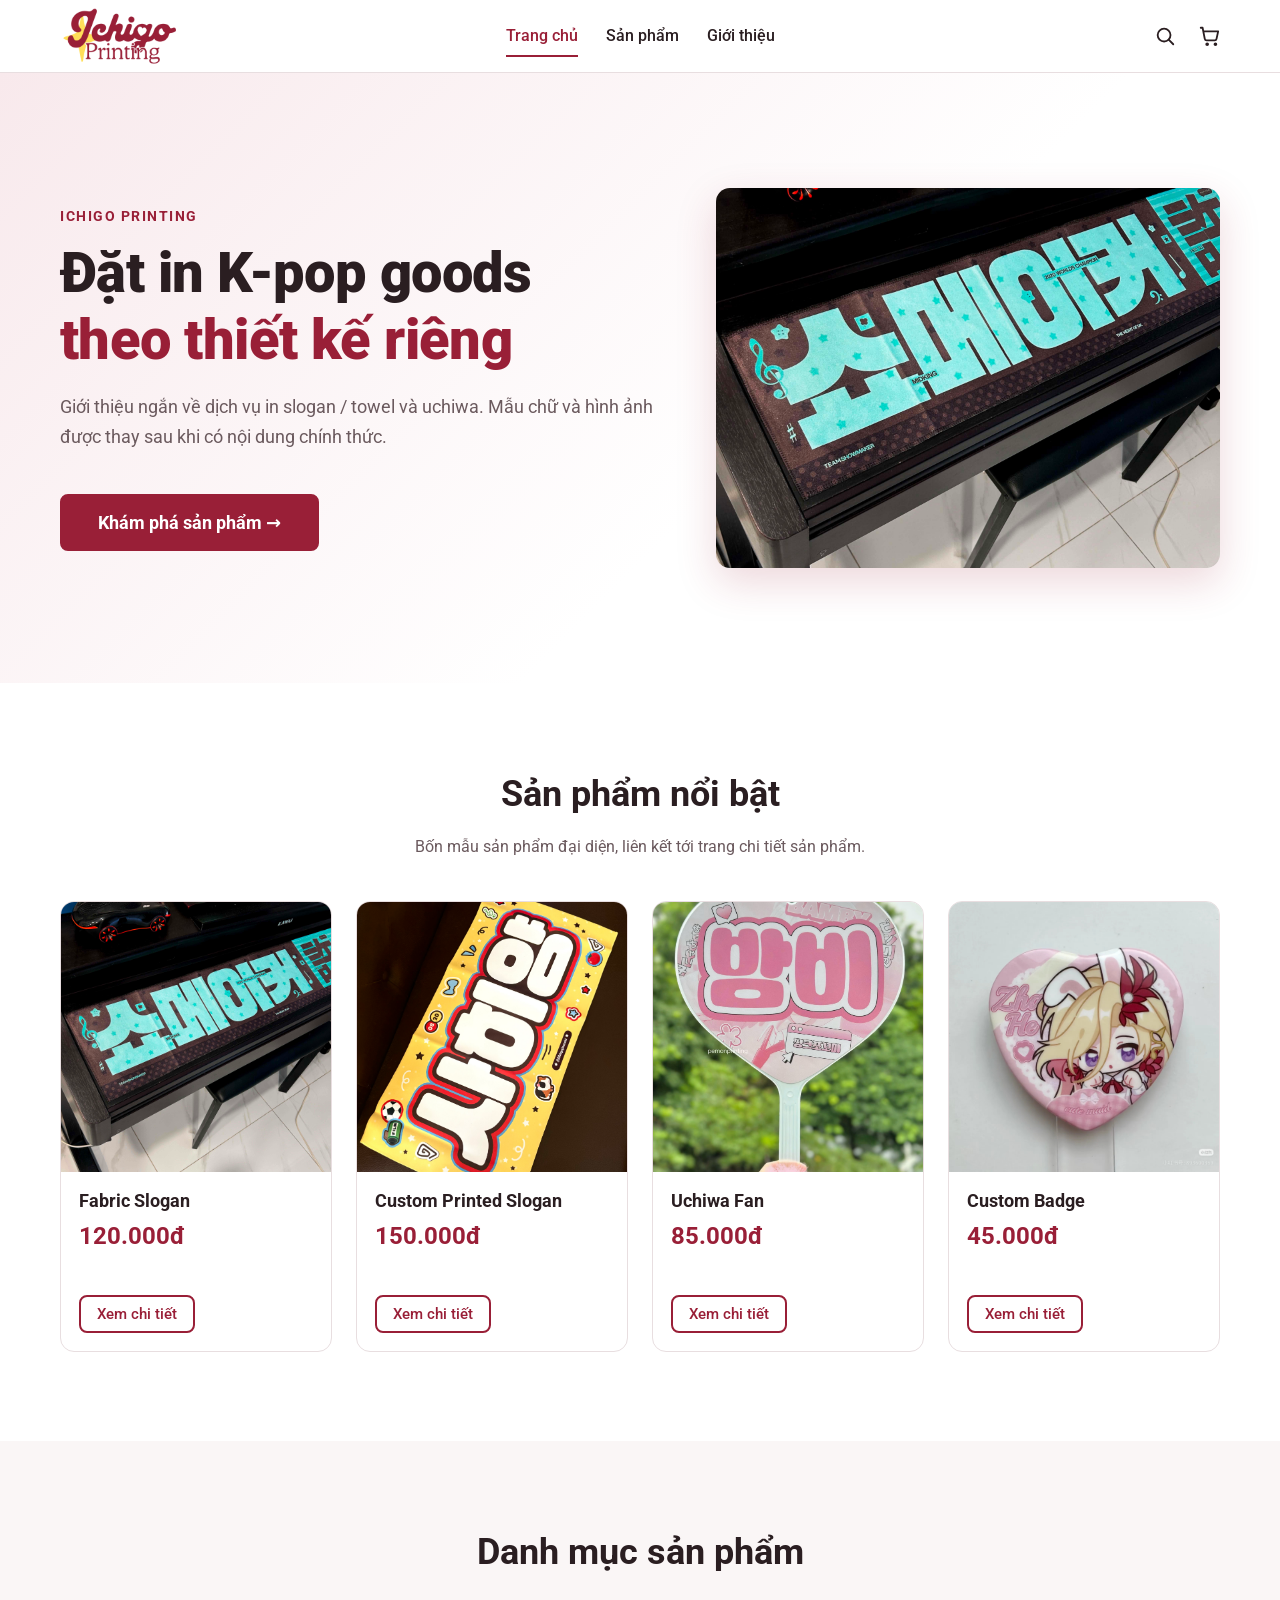
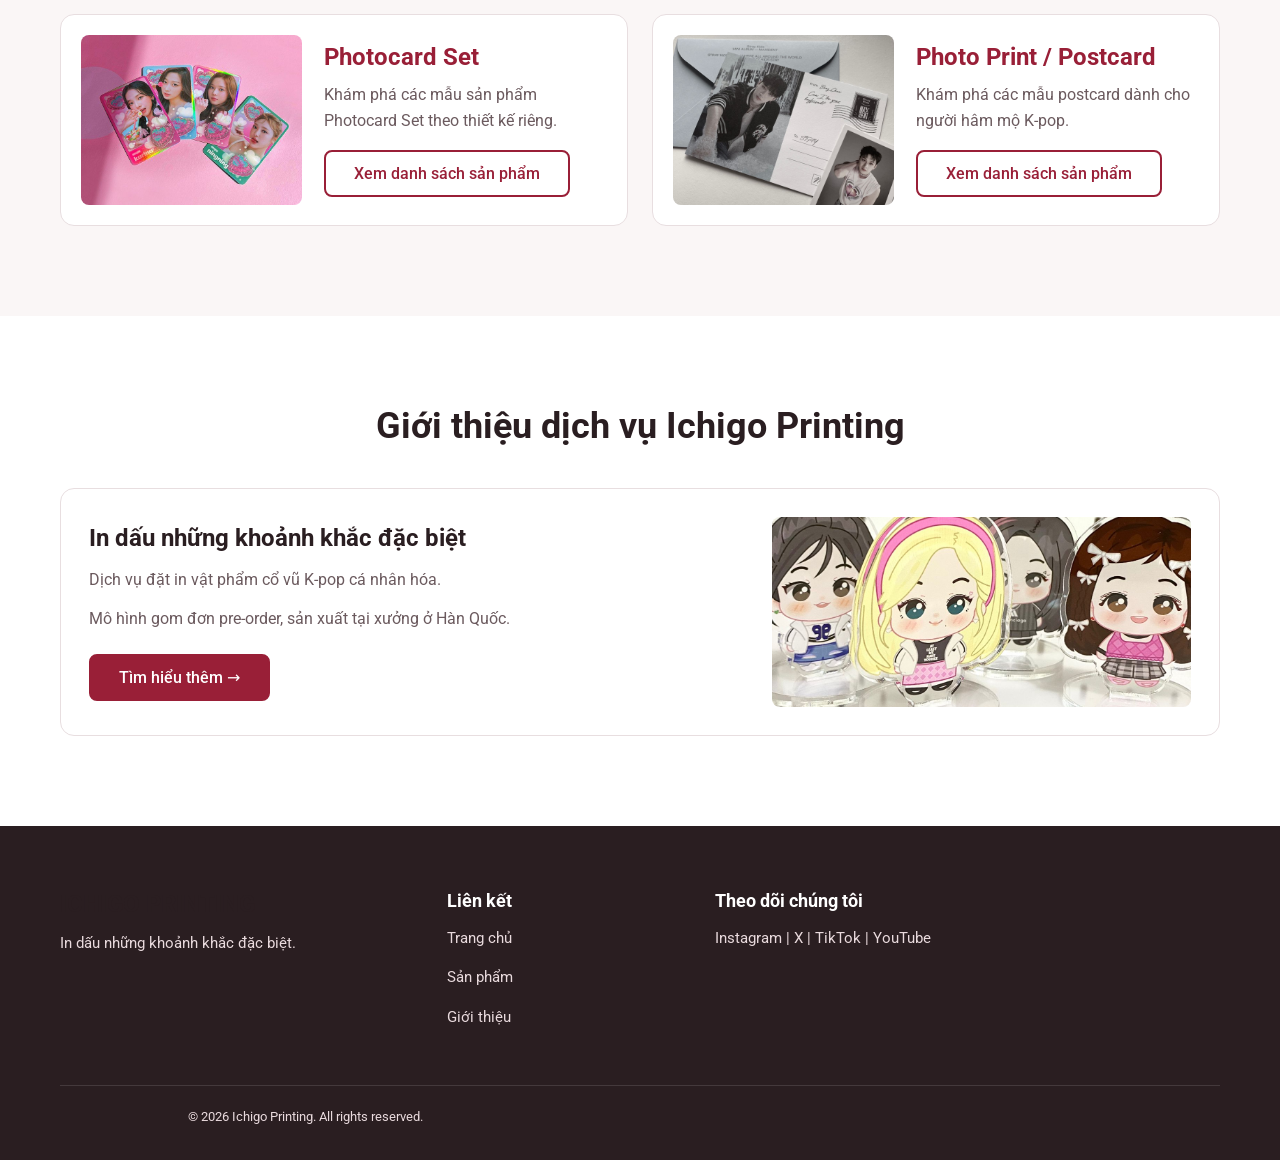
<file: ecommerce-project/index.html>
<!DOCTYPE html>
<html lang="vi">
<head>
    <meta charset="UTF-8">
    <meta name="viewport" content="width=device-width, initial-scale=1.0">
    <meta name="description" content="Ichigo Printing - Dịch vụ đặt in K-pop goods theo thiết kế riêng.">
    <title>Ichigo Printing | Trang chủ</title>

    <link rel="stylesheet" href="../css/style.css">
  <link rel="preconnect" href="https://fonts.googleapis.com">
  <link rel="preconnect" href="https://fonts.gstatic.com" crossorigin>
  <link href="https://fonts.googleapis.com/css2?family=Roboto:wght@400;500;700;900&display=swap" rel="stylesheet">
  <link rel="stylesheet" href="../css/header.css">
  <script src="../js/data/product.js" defer></script>
  <script src="../js/module/cart.js" defer></script>
</head>

<body>

    <!-- HEADER -->
<header class="header site-header">
  <div class="container header__inner">
    <a class="logo" href="index.html" aria-label="Ichigo Printing - Trang chủ">
      <img src="../images/logo.png" alt="Ichigo Printing" width="2000" height="2000">
    </a>
    <nav class="nav" aria-label="Điều hướng chính">
      <a href="index.html" class="active" aria-current="page">Trang chủ</a>
      <a href="product.html">Sản phẩm</a>
      <a href="about.html">Giới thiệu</a>
    </nav>
    <div class="header__icons">
      <a href="product.html" class="header__icon" aria-label="Tìm kiếm sản phẩm">
        <svg viewBox="0 0 24 24" width="22" height="22" fill="none" stroke="currentColor" stroke-width="2" stroke-linecap="round" stroke-linejoin="round" aria-hidden="true">
          <circle cx="11" cy="11" r="7"></circle>
          <line x1="16" y1="16" x2="21" y2="21"></line>
        </svg>
      </a>
      <a href="cart.html" class="header__icon cart-header-link" aria-label="Giỏ hàng">
        <svg viewBox="0 0 24 24" width="22" height="22" fill="none" stroke="currentColor" stroke-width="2" stroke-linecap="round" stroke-linejoin="round" aria-hidden="true">
          <path d="M3 3h2l2.4 12.2a2 2 0 0 0 2 1.6h8.8a2 2 0 0 0 2-1.6L22 7H6"></path>
          <circle cx="10" cy="21" r="1"></circle>
          <circle cx="19" cy="21" r="1"></circle>
        </svg>
        <span class="cart-badge" data-cart-count hidden>0</span>
      </a>
    </div>
  </div>
</header>

    <main>

        <!-- BANNER -->
        <section class="hero">
            <div class="container hero__inner">

                <div class="hero__content">
                    <p class="hero__eyebrow">ICHIGO PRINTING</p>

                    <h1>
                        Đặt in K-pop goods
                        <span>theo thiết kế riêng</span>
                    </h1>

                    <p class="hero__lead">
                        Giới thiệu ngắn về dịch vụ in slogan / towel và uchiwa.
                        Mẫu chữ và hình ảnh được thay sau khi có nội dung chính thức.
                    </p>

                    <div class="hero__actions">
                        <a href="product.html" class="btn btn--lg">
                            Khám phá sản phẩm →
                        </a>
                    </div>
                </div>

                <div class="hero__img">
                    <img src="../images/product-1.jpg"
                         alt="Sản phẩm K-pop goods của Ichigo Printing">
                </div>

            </div>
        </section>

        <!-- SẢN PHẨM NỔI BẬT -->
        <section class="section">
            <div class="container">

                <div class="section__head">
                    <h2>Sản phẩm nổi bật</h2>
                    <p>Bốn mẫu sản phẩm đại diện, liên kết tới trang chi tiết sản phẩm.</p>
                </div>

                <div class="grid grid--4">

                    <article class="product">
                        <a href="product-detail.html?id=1" class="product__thumb">
                            <img src="../images/product-1.jpg" alt="Mẫu sản phẩm 1">
                        </a>
                        <div class="product__body">
                            <h3 class="product__title">Fabric Slogan</h3>
                            <p class="product__price">120.000đ</p>
                            <div class="product__footer">
                                <a href="product-detail.html?id=1" class="btn btn--outline btn--sm">
                                    Xem chi tiết
                                </a>
                            </div>
                        </div>
                    </article>

                    <article class="product">
                        <a href="product-detail.html?id=2" class="product__thumb">
                            <img src="../images/product-2.jpg" alt="Mẫu sản phẩm 2">
                        </a>
                        <div class="product__body">
                            <h3 class="product__title">Custom Printed Slogan</h3>
                            <p class="product__price">150.000đ</p>
                            <div class="product__footer">
                                <a href="product-detail.html?id=2" class="btn btn--outline btn--sm">
                                    Xem chi tiết
                                </a>
                            </div>
                        </div>
                    </article>

                    <article class="product">
                        <a href="product-detail.html?id=3" class="product__thumb">
                            <img src="../images/product-3.jpg" alt="Mẫu sản phẩm 3">
                        </a>
                        <div class="product__body">
                            <h3 class="product__title">Uchiwa Fan</h3>
                            <p class="product__price">85.000đ</p>
                            <div class="product__footer">
                                <a href="product-detail.html?id=3" class="btn btn--outline btn--sm">
                                    Xem chi tiết
                                </a>
                            </div>
                        </div>
                    </article>

                    <article class="product">
                        <a href="product-detail.html?id=4" class="product__thumb">
                            <img src="../images/product-4.jpg" alt="Mẫu sản phẩm 4">
                        </a>
                        <div class="product__body">
                            <h3 class="product__title">Custom Badge</h3>
                            <p class="product__price">45.000đ</p>
                            <div class="product__footer">
                                <a href="product-detail.html?id=4" class="btn btn--outline btn--sm">
                                    Xem chi tiết
                                </a>
                            </div>
                        </div>
                    </article>

                </div>
            </div>
        </section>

        <!-- DANH MỤC SẢN PHẨM -->
        <section class="section section--alt">
            <div class="container">

                <div class="section__head">
                    <h2>Danh mục sản phẩm</h2>
                </div>

                <div class="grid grid--2">

                    <article class="category-card">
                        <div class="category-card__image">
                            <img src="../images/product-5.jpg" alt="Sản phẩm slogan và towel">
                        </div>
                        <div class="category-card__content">
                            <h3>Photocard Set</h3>
                            <p>Khám phá các mẫu sản phẩm Photocard Set theo thiết kế riêng.</p>
                            <a href="product.html" class="btn btn--outline">
                                Xem danh sách sản phẩm
                            </a>
                        </div>
                    </article>

                    <article class="category-card">
                        <div class="category-card__image">
                            <img src="../images/product-6.jpg" alt="Sản phẩm uchiwa">
                        </div>
                        <div class="category-card__content">
                            <h3>Photo Print / Postcard</h3>
                            <p>Khám phá các mẫu postcard dành cho người hâm mộ K-pop.</p>
                            <a href="product.html" class="btn btn--outline">
                                Xem danh sách sản phẩm
                            </a>
                        </div>
                    </article>

                </div>
            </div>
        </section>

        <!-- GIỚI THIỆU DỊCH VỤ -->
        <section class="section">
            <div class="container">

                <div class="section__head">
                    <h2>Giới thiệu dịch vụ Ichigo Printing</h2>
                </div>

                <div class="intro-service">
                    <div class="intro-service__content">
                        <h3>In dấu những khoảnh khắc đặc biệt</h3>

                        <p>
                            Dịch vụ đặt in vật phẩm cổ vũ K-pop cá nhân hóa.
                        </p>

                        <p>
                            Mô hình gom đơn pre-order, sản xuất tại xưởng ở Hàn Quốc.
                        </p>

                        <a href="about.html" class="btn">
                            Tìm hiểu thêm →
                        </a>
                    </div>

                    <div class="intro-service__image">
                        <img src="../images/product-7.jpg"
                             alt="Hình ảnh dịch vụ Ichigo Printing">
                    </div>
                </div>

            </div>
        </section>

    </main>

    <!-- FOOTER -->
    <footer class="footer">
        <div class="container">

            <div class="footer__grid">
                <div>
                    <h3>ICHIGO PRINTING</h3>
                    <p>In dấu những khoảnh khắc đặc biệt.</p>
                </div>

                <div>
                    <h4>Liên kết</h4>
                    <p><a href="index.html">Trang chủ</a></p>
                    <p><a href="product.html">Sản phẩm</a></p>
                    <p><a href="about.html">Giới thiệu</a></p>
                </div>

                <div>
                    <h4>Theo dõi chúng tôi</h4>
                    <p>Instagram | X | TikTok | YouTube</p>
                </div>
            </div>

            <div class="footer__bottom">
                <p>© 2026 Ichigo Printing. All rights reserved.</p>
            </div>

        </div>
    </footer>

</body>
</html>
</file>
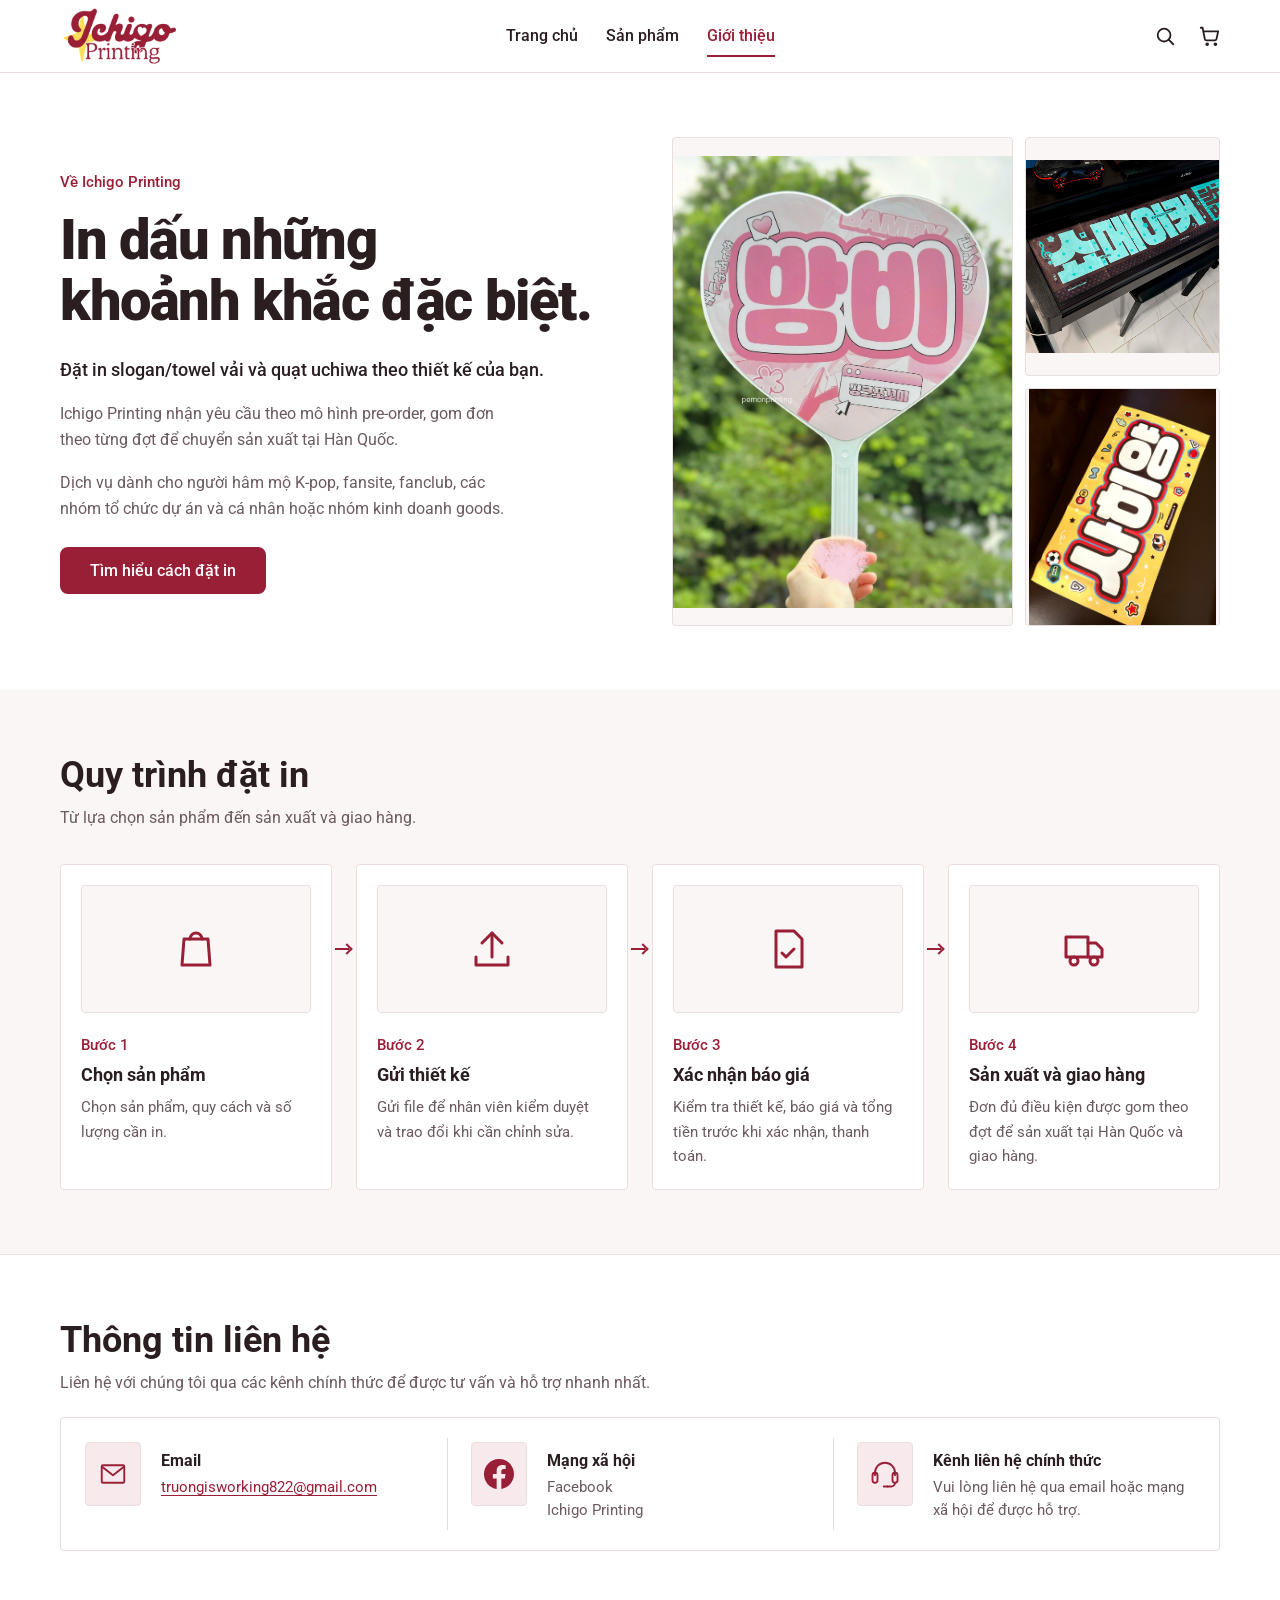
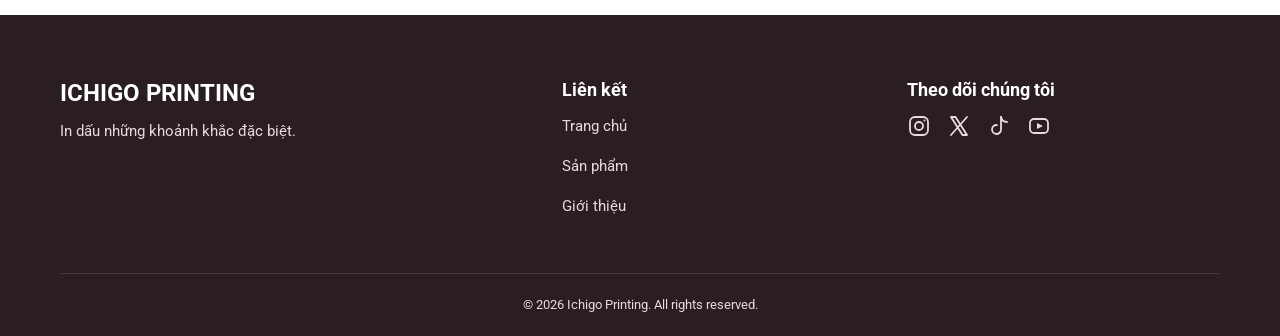
<file: ecommerce-project/about.html>
<!DOCTYPE html>
<html lang="vi">
<head>
  <meta charset="UTF-8">
  <meta name="viewport" content="width=device-width, initial-scale=1">
  <title>Giới thiệu | Ichigo Printing</title>
  <meta name="description" content="Ichigo Printing, dịch vụ đặt in K-pop goods theo thiết kế cá nhân hóa: slogan/towel vải và quạt uchiwa, vận hành theo mô hình pre-order.">

  <link rel="preconnect" href="https://fonts.googleapis.com">
  <link rel="preconnect" href="https://fonts.gstatic.com" crossorigin>
  <link href="https://fonts.googleapis.com/css2?family=Roboto:wght@400;500;700;900&display=swap" rel="stylesheet">
  <link rel="stylesheet" href="../css/style.css">
  <link rel="stylesheet" href="../css/about.css">
  <link rel="stylesheet" href="../css/header.css">
  <script src="../js/data/product.js" defer></script>
  <script src="../js/module/cart.js" defer></script>
</head>

<body class="page-about">

<header class="header site-header">
  <div class="container header__inner">
    <a class="logo" href="index.html" aria-label="Ichigo Printing - Trang chủ">
      <img src="../images/logo.png" alt="Ichigo Printing" width="2000" height="2000">
    </a>
    <nav class="nav" aria-label="Điều hướng chính">
      <a href="index.html">Trang chủ</a>
      <a href="product.html">Sản phẩm</a>
      <a href="about.html" class="active" aria-current="page">Giới thiệu</a>
    </nav>
    <div class="header__icons">
      <a href="product.html" class="header__icon" aria-label="Tìm kiếm sản phẩm">
        <svg viewBox="0 0 24 24" width="22" height="22" fill="none" stroke="currentColor" stroke-width="2" stroke-linecap="round" stroke-linejoin="round" aria-hidden="true">
          <circle cx="11" cy="11" r="7"></circle>
          <line x1="16" y1="16" x2="21" y2="21"></line>
        </svg>
      </a>
      <a href="cart.html" class="header__icon cart-header-link" aria-label="Giỏ hàng">
        <svg viewBox="0 0 24 24" width="22" height="22" fill="none" stroke="currentColor" stroke-width="2" stroke-linecap="round" stroke-linejoin="round" aria-hidden="true">
          <path d="M3 3h2l2.4 12.2a2 2 0 0 0 2 1.6h8.8a2 2 0 0 0 2-1.6L22 7H6"></path>
          <circle cx="10" cy="21" r="1"></circle>
          <circle cx="19" cy="21" r="1"></circle>
        </svg>
        <span class="cart-badge" data-cart-count hidden>0</span>
      </a>
    </div>
  </div>
</header>

  <main>
    <section class="section" id="gioi-thieu" aria-labelledby="about-title">
      <div class="container about-intro">
        <div class="about-intro__text">
          <p class="about-eyebrow">Về Ichigo Printing</p>
          <h1 id="about-title">In dấu những <span>khoảnh khắc đặc biệt.</span></h1>
          <p class="about-lead">
            Đặt in slogan/towel vải và quạt uchiwa theo thiết kế của bạn.
          </p>
          <p>
            Ichigo Printing nhận yêu cầu theo mô hình pre-order,
            gom đơn theo từng đợt để chuyển sản xuất tại Hàn Quốc.
          </p>
          <p>
            Dịch vụ dành cho người hâm mộ K-pop, fansite, fanclub,
            các nhóm tổ chức dự án và cá nhân hoặc nhóm kinh doanh goods.
          </p>
          <a class="btn" href="#quy-trinh">Tìm hiểu cách đặt in</a>
        </div>

        <div class="about-media">
          <div class="about-media__slot about-media__slot--main">
            <img
              src="../images/product-3.jpg"
              alt="Quạt cổ vũ hình trái tim màu hồng"
              width="1685"
              height="2247"
            >
          </div>
          <div class="about-media__slot">
            <img
              src="../images/product-1.jpg"
              alt="Slogan vải in chữ xanh"
              width="3024"
              height="3024"
            >
          </div>
          <div class="about-media__slot">
            <img
              src="../images/product-2.jpg"
              alt="Slogan vải nền vàng"
              width="3230"
              height="4096"
            >
          </div>
        </div>
      </div>
    </section>

    <section class="section section--alt" id="quy-trinh" aria-labelledby="process-title">
      <div class="container">
        <div class="about-section-head">
          <h2 id="process-title">Quy trình đặt in</h2>
          <p>Từ lựa chọn sản phẩm đến sản xuất và giao hàng.</p>
        </div>

        <ol class="steps about-steps">
          <li class="step">
            <div class="about-step__visual" aria-hidden="true"><svg viewBox="0 0 24 24" fill="none" stroke="currentColor" stroke-width="1.5" stroke-linecap="round" stroke-linejoin="round"><path d="M6 7h12l1 13H5L6 7z"></path><path d="M9 7a3 3 0 0 1 6 0"></path></svg></div>
            <p class="about-step__label">Bước 1</p>
            <h3>Chọn sản phẩm</h3>
            <p>Chọn sản phẩm, quy cách và số lượng cần in.</p>
          </li>
          <li class="step">
            <div class="about-step__visual" aria-hidden="true"><svg viewBox="0 0 24 24" fill="none" stroke="currentColor" stroke-width="1.5" stroke-linecap="round" stroke-linejoin="round"><path d="M12 16V4"></path><path d="M7 9l5-5 5 5"></path><path d="M4 16v4h16v-4"></path></svg></div>
            <p class="about-step__label">Bước 2</p>
            <h3>Gửi thiết kế</h3>
            <p>Gửi file để nhân viên kiểm duyệt và trao đổi khi cần chỉnh sửa.</p>
          </li>
          <li class="step">
            <div class="about-step__visual" aria-hidden="true"><svg viewBox="0 0 24 24" fill="none" stroke="currentColor" stroke-width="1.5" stroke-linecap="round" stroke-linejoin="round"><path d="M6 3h9l4 4v14H6z"></path><path d="M9 14l2 2 4-4"></path></svg></div>
            <p class="about-step__label">Bước 3</p>
            <h3>Xác nhận báo giá</h3>
            <p>Kiểm tra thiết kế, báo giá và tổng tiền trước khi xác nhận, thanh toán.</p>
          </li>
          <li class="step">
            <div class="about-step__visual" aria-hidden="true"><svg viewBox="0 0 24 24" fill="none" stroke="currentColor" stroke-width="1.5" stroke-linecap="round" stroke-linejoin="round"><path d="M3 6h11v10H3z"></path><path d="M14 9h4l3 3v4h-7"></path><circle cx="7" cy="18" r="2"></circle><circle cx="17" cy="18" r="2"></circle></svg></div>
            <p class="about-step__label">Bước 4</p>
            <h3>Sản xuất và giao hàng</h3>
            <p>Đơn đủ điều kiện được gom theo đợt để sản xuất tại Hàn Quốc và giao hàng.</p>
          </li>
        </ol>
      </div>
    </section>

    <section class="section about-contact-section" id="lien-he" aria-labelledby="contact-title">
      <div class="container">
        <div class="about-section-head">
          <h2 id="contact-title">Thông tin liên hệ</h2>
          <p>Liên hệ với chúng tôi qua các kênh chính thức để được tư vấn và hỗ trợ nhanh nhất.</p>
        </div>

        <address>
          <dl class="about-contact">
            <div class="about-contact__item">
              <dt>
                <span class="about-contact__icon" aria-hidden="true">
                  <svg viewBox="0 0 24 24" fill="none" stroke="currentColor" stroke-width="1.5" stroke-linecap="round" stroke-linejoin="round">
                    <rect x="3" y="5" width="18" height="14" rx="1"></rect>
                    <path d="M3 6l9 7 9-7"></path>
                  </svg>
                </span>
                Email
              </dt>
              <dd>
                <a href="mailto:truongisworking822@gmail.com">truongisworking822@gmail.com</a>
              </dd>
            </div>

            <div class="about-contact__item">
              <dt>
                <span class="about-contact__icon" aria-hidden="true">
                  <svg viewBox="0 0 16 16" width="30" height="30" fill="currentColor" aria-hidden="true">
                    <path d="M16 8.049c0-4.446-3.582-8.05-8-8.05C3.58 0-.002 3.603-.002 8.05c0 4.017 2.926 7.347 6.75 7.951v-5.625h-2.03V8.05H6.75V6.275c0-2.017 1.195-3.131 3.022-3.131.876 0 1.791.157 1.791.157v1.98h-1.009c-.993 0-1.303.621-1.303 1.258v1.51h2.218l-.354 2.326H9.25V16c3.824-.604 6.75-3.934 6.75-7.951"></path>
                  </svg>
                </span>
                Mạng xã hội
              </dt>
              <dd>
                Facebook<br>
                Ichigo Printing
              </dd>
            </div>

            <div class="about-contact__item">
              <dt>
                <span class="about-contact__icon" aria-hidden="true">
                  <svg viewBox="0 0 24 24" fill="none" stroke="currentColor" stroke-width="1.5" stroke-linecap="round" stroke-linejoin="round">
                    <path d="M4 13v-2a8 8 0 0 1 16 0v2"></path>
                    <rect x="2" y="11" width="4" height="8" rx="2"></rect>
                    <rect x="18" y="11" width="4" height="8" rx="2"></rect>
                    <path d="M20 19a3 3 0 0 1-3 3h-3"></path>
                    <path d="M11 22h3"></path>
                  </svg>
                </span>
                Kênh liên hệ chính thức
              </dt>
              <dd>
                Vui lòng liên hệ qua email hoặc mạng xã hội để được hỗ trợ.
              </dd>
            </div>
          </dl>
        </address>
      </div>
    </section>
  </main>

  <footer class="footer">
    <div class="container">

      <div class="footer__grid">
        <div>
          <h3>ICHIGO PRINTING</h3>
          <p>In dấu những khoảnh khắc đặc biệt.</p>
        </div>

        <div>
          <h4>Liên kết</h4>
          <p><a href="index.html">Trang chủ</a></p>
          <p><a href="product.html">Sản phẩm</a></p>
          <p><a href="about.html">Giới thiệu</a></p>
        </div>

        <div>
          <h4>Theo dõi chúng tôi</h4>
          <div class="footer__socials" role="group" aria-label="Các kênh mạng xã hội minh họa">
            <svg viewBox="0 0 24 24" role="img" aria-label="Instagram" fill="none" stroke="currentColor" stroke-width="1.8">
              <rect x="3" y="3" width="18" height="18" rx="5"></rect>
              <circle cx="12" cy="12" r="4"></circle>
              <circle cx="17.5" cy="6.5" r="1" fill="currentColor" stroke="none"></circle>
            </svg>
            <svg viewBox="0 0 24 24" role="img" aria-label="X" fill="none" stroke="currentColor" stroke-width="1.8" stroke-linecap="round" stroke-linejoin="round">
              <path d="M4 3h4.5L20 21h-4.5L4 3z"></path>
              <path d="M20 3L4 21"></path>
            </svg>
            <svg viewBox="0 0 24 24" role="img" aria-label="TikTok" fill="none" stroke="currentColor" stroke-width="1.8" stroke-linecap="round" stroke-linejoin="round">
              <path d="M14 3v12.5a4.5 4.5 0 1 1-4-4.47"></path>
              <path d="M14 3c.6 3 2.7 5 6 5"></path>
            </svg>
            <svg viewBox="0 0 24 24" role="img" aria-label="YouTube" fill="none" stroke="currentColor" stroke-width="1.8" stroke-linejoin="round">
              <rect x="3" y="5" width="18" height="14" rx="4"></rect>
              <path d="M10 9l6 3-6 3z" fill="currentColor" stroke="none"></path>
            </svg>
          </div>
        </div>
      </div>

      <div class="footer__bottom">
        <p>© 2026 Ichigo Printing. All rights reserved.</p>
      </div>

    </div>
  </footer>

</body>
</html>
</file>
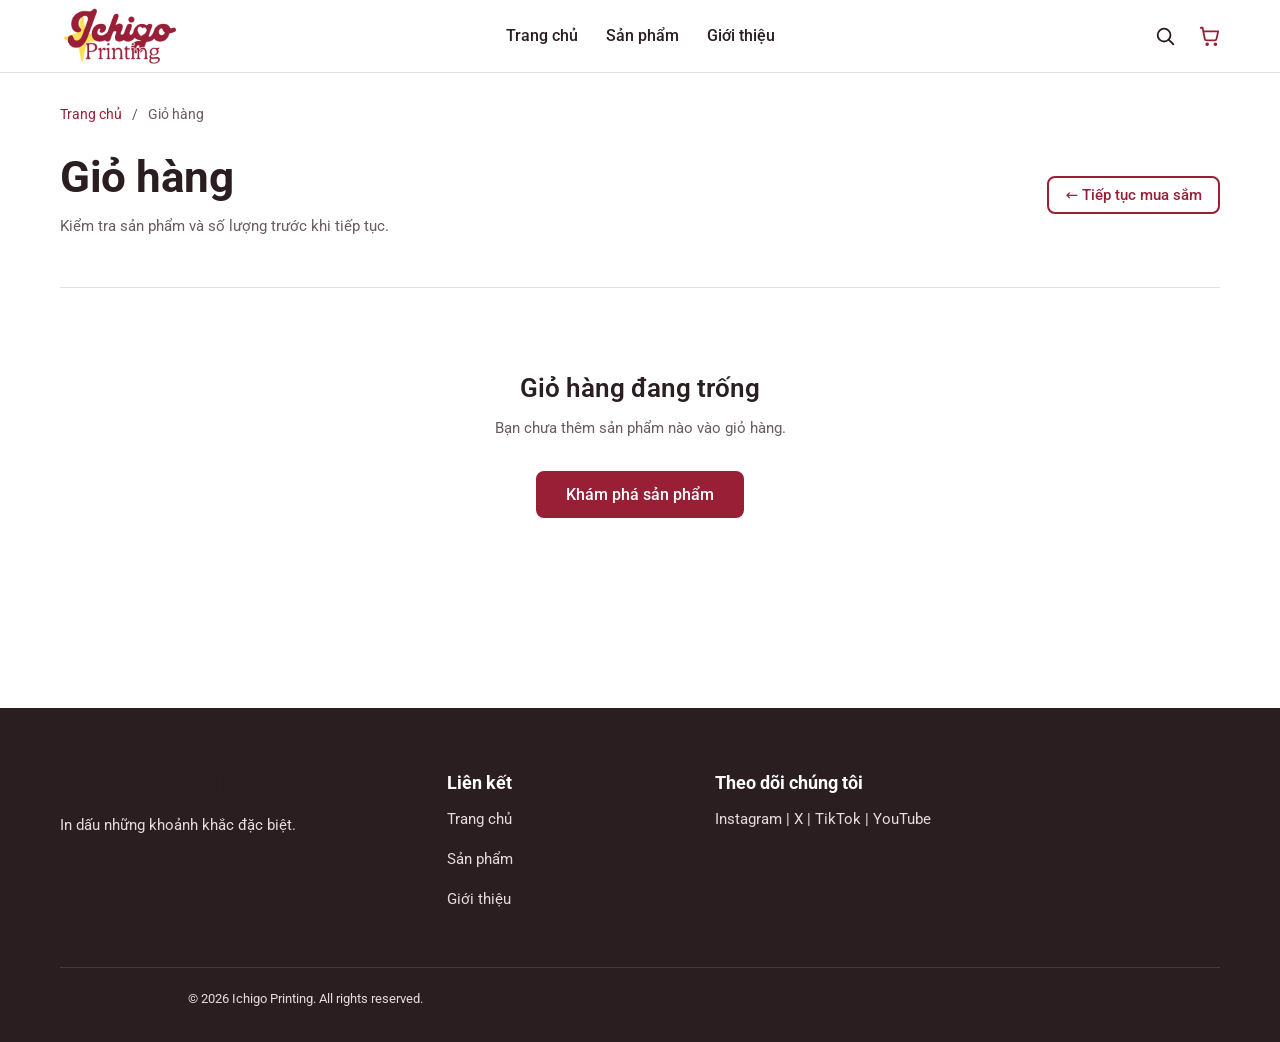
<file: ecommerce-project/cart.html>
<!DOCTYPE html>
<html lang="vi">
<head>
    <meta charset="UTF-8">
    <meta name="viewport" content="width=device-width, initial-scale=1.0">
    <meta name="description" content="Giỏ hàng Ichigo Printing">
    <title>Ichigo Printing | Giỏ hàng</title>

    <link rel="stylesheet" href="../css/style.css">
    <link rel="stylesheet" href="../css/cart.css">
  <link rel="preconnect" href="https://fonts.googleapis.com">
  <link rel="preconnect" href="https://fonts.gstatic.com" crossorigin>
  <link href="https://fonts.googleapis.com/css2?family=Roboto:wght@400;500;700;900&display=swap" rel="stylesheet">
  <link rel="stylesheet" href="../css/header.css">
</head>

<body>
    <!-- HEADER -->
<header class="header site-header">
  <div class="container header__inner">
    <a class="logo" href="index.html" aria-label="Ichigo Printing - Trang chủ">
      <img src="../images/logo.png" alt="Ichigo Printing" width="2000" height="2000">
    </a>
    <nav class="nav" aria-label="Điều hướng chính">
      <a href="index.html">Trang chủ</a>
      <a href="product.html">Sản phẩm</a>
      <a href="about.html">Giới thiệu</a>
    </nav>
    <div class="header__icons">
      <a href="product.html" class="header__icon" aria-label="Tìm kiếm sản phẩm">
        <svg viewBox="0 0 24 24" width="22" height="22" fill="none" stroke="currentColor" stroke-width="2" stroke-linecap="round" stroke-linejoin="round" aria-hidden="true">
          <circle cx="11" cy="11" r="7"></circle>
          <line x1="16" y1="16" x2="21" y2="21"></line>
        </svg>
      </a>
      <a href="cart.html" class="header__icon cart-header-link" aria-label="Giỏ hàng" aria-current="page">
        <svg viewBox="0 0 24 24" width="22" height="22" fill="none" stroke="currentColor" stroke-width="2" stroke-linecap="round" stroke-linejoin="round" aria-hidden="true">
          <path d="M3 3h2l2.4 12.2a2 2 0 0 0 2 1.6h8.8a2 2 0 0 0 2-1.6L22 7H6"></path>
          <circle cx="10" cy="21" r="1"></circle>
          <circle cx="19" cy="21" r="1"></circle>
        </svg>
        <span class="cart-badge" data-cart-count hidden>0</span>
      </a>
    </div>
  </div>
</header>

    <!-- MAIN -->
    <main class="cart-page">
        <div class="container">

            <!-- Đường dẫn -->
            <nav class="cart-breadcrumb" aria-label="Đường dẫn">
                <a href="index.html">Trang chủ</a>
                <span>/</span>
                <span>Giỏ hàng</span>
            </nav>

            <!-- Tiêu đề -->
            <div class="cart-page__heading">
                <div>
                    
                    <h1>Giỏ hàng</h1>
                    <p>Kiểm tra sản phẩm và số lượng trước khi tiếp tục.</p>
                </div>

                <a href="product.html" class="btn btn--outline btn--sm">
                    ← Tiếp tục mua sắm
                </a>
            </div>

            <!-- Thông báo -->
            <p id="cart-notice" class="cart-notice"
               role="status" aria-live="polite" hidden></p>

            <!-- Giỏ hàng trống -->
            <div id="cart-empty" class="cart-empty">
                <h2>Giỏ hàng đang trống</h2>
                <p>Bạn chưa thêm sản phẩm nào vào giỏ hàng.</p>
                <a href="product.html" class="btn">
                    Khám phá sản phẩm
                </a>
            </div>

            <!-- Giỏ hàng có sản phẩm -->
            <div id="cart-layout" class="cart-layout" hidden>

                <!-- Danh sách sản phẩm -->
                <section class="cart-products" aria-labelledby="cart-list-title">
                    <div class="cart-products__head">
                        <h2 id="cart-list-title">Sản phẩm đã chọn</h2>
                        <span id="cart-items-label">0 sản phẩm</span>
                    </div>

                    <div id="cart-items" class="cart-items">
                        <!-- JavaScript sẽ hiển thị sản phẩm tại đây -->
                    </div>
                </section>

                <!-- Tổng tiền -->
                <aside class="cart-summary" aria-labelledby="cart-summary-title">
                    <h2 id="cart-summary-title">Tóm tắt giỏ hàng</h2>

                    <div class="cart-summary__row">
                        <span>Tổng số lượng</span>
                        <strong id="cart-total-quantity">0</strong>
                    </div>

                    <div class="cart-summary__row cart-summary__total">
                        <span>Tổng tiền dự kiến</span>
                        <strong id="cart-total-price">0đ</strong>
                    </div>

                    <p class="cart-summary__note">
                        Giá chỉ mang tính minh họa, có thể thay đổi
                        tùy theo yêu cầu in ấn thực tế.
                    </p>

                    <button type="button" class="btn cart-checkout-btn"
                     onclick="alert('Chức năng thanh toán chưa được triển khai.')">
                      Thanh toán
                      </button>

                    <a href="product.html" class="cart-continue-link">
                     Tiếp tục mua sắm
                    </a>

                </aside>
            </div>
        </div>
    </main>

    <!-- FOOTER -->
    <footer class="footer">
        <div class="container">
            <div class="footer__grid">
                <div>
                    <h3>ICHIGO PRINTING</h3>
                    <p>In dấu những khoảnh khắc đặc biệt.</p>
                </div>

                <div>
                    <h4>Liên kết</h4>
                    <p><a href="index.html">Trang chủ</a></p>
                    <p><a href="product.html">Sản phẩm</a></p>
                    <p><a href="about.html">Giới thiệu</a></p>
                </div>

                <div>
                    <h4>Theo dõi chúng tôi</h4>
                    <p>Instagram | X | TikTok | YouTube</p>
                </div>
            </div>

            <div class="footer__bottom">
                <p>© 2026 Ichigo Printing. All rights reserved.</p>
            </div>
        </div>
    </footer>
     
<script src="../js/data/product.js"></script>
<script src="../js/module/cart.js"></script>
</body>
</html>
</file>
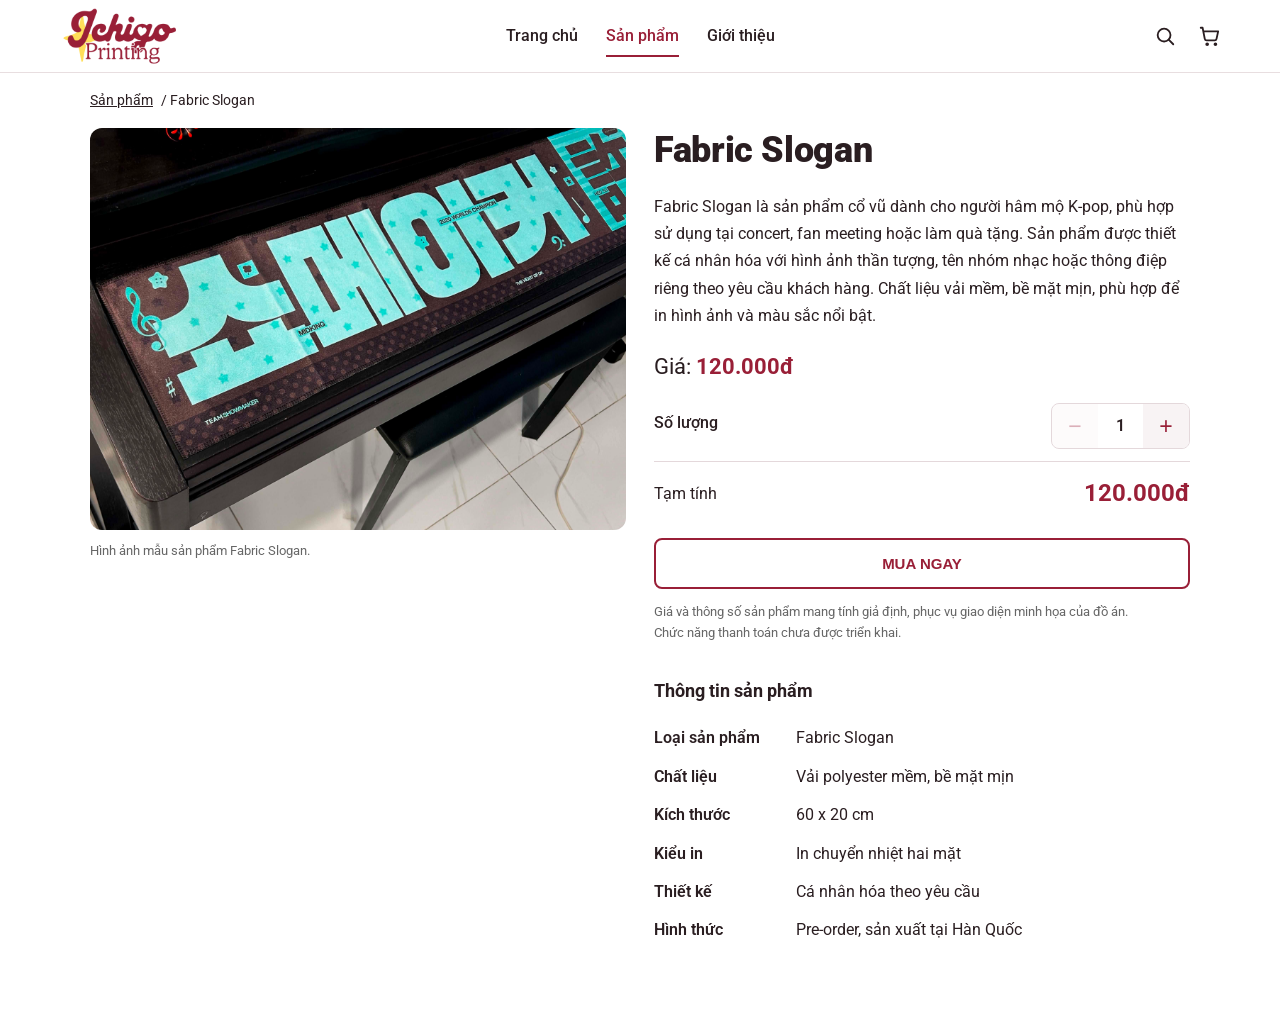
<file: ecommerce-project/product-detail.html>
<!DOCTYPE html>
<html lang="vi">
<head>
  <meta charset="UTF-8">
  <meta name="viewport" content="width=device-width, initial-scale=1.0">

  <title>Chi tiết sản phẩm | Ichigo Printing</title>

  <link rel="stylesheet" href="../css/style.css">
  <link rel="stylesheet" href="../css/product-detail-cart.css">
  <link rel="preconnect" href="https://fonts.googleapis.com">
  <link rel="preconnect" href="https://fonts.gstatic.com" crossorigin>
  <link href="https://fonts.googleapis.com/css2?family=Roboto:wght@400;500;700;900&display=swap" rel="stylesheet">
  <link rel="stylesheet" href="../css/header.css">
</head>

<body>

<header class="header site-header">
  <div class="container header__inner">
    <a class="logo" href="index.html" aria-label="Ichigo Printing - Trang chủ">
      <img src="../images/logo.png" alt="Ichigo Printing" width="2000" height="2000">
    </a>
    <nav class="nav" aria-label="Điều hướng chính">
      <a href="index.html">Trang chủ</a>
      <a href="product.html" class="active">Sản phẩm</a>
      <a href="about.html">Giới thiệu</a>
    </nav>
    <div class="header__icons">
      <a href="product.html" class="header__icon" aria-label="Tìm kiếm sản phẩm">
        <svg viewBox="0 0 24 24" width="22" height="22" fill="none" stroke="currentColor" stroke-width="2" stroke-linecap="round" stroke-linejoin="round" aria-hidden="true">
          <circle cx="11" cy="11" r="7"></circle>
          <line x1="16" y1="16" x2="21" y2="21"></line>
        </svg>
      </a>
      <a href="cart.html" class="header__icon cart-header-link" aria-label="Giỏ hàng">
        <svg viewBox="0 0 24 24" width="22" height="22" fill="none" stroke="currentColor" stroke-width="2" stroke-linecap="round" stroke-linejoin="round" aria-hidden="true">
          <path d="M3 3h2l2.4 12.2a2 2 0 0 0 2 1.6h8.8a2 2 0 0 0 2-1.6L22 7H6"></path>
          <circle cx="10" cy="21" r="1"></circle>
          <circle cx="19" cy="21" r="1"></circle>
        </svg>
        <span class="cart-badge" data-cart-count hidden>0</span>
      </a>
    </div>
  </div>
</header>

<main class="pd-page">
  <div class="pd-container">

    <!-- Duong dan -->
    <nav class="pd-breadcrumb" aria-label="Đường dẫn">
      <a href="product.html">Sản phẩm</a>
      <span id="pd-breadcrumb-name">/ Fabric Slogan</span>
    </nav>

    <!-- Khu vuc chi tiet san pham -->
    <p id="pd-error" role="alert" hidden></p>
    <section class="pd-layout" aria-labelledby="pd-title">

      <!-- Hinh anh -->
      <figure class="pd-media">
        <img
          src="../images/product-1.jpg"
          alt="Fabric Slogan"
          class="pd-image"
          id="pd-image"
        >

        <figcaption id="pd-caption">
          Hình ảnh mẫu sản phẩm Fabric Slogan.
        </figcaption>
      </figure>

      <!-- Thong tin san pham -->
      <div class="pd-info">

        <p class="pd-category" id="pd-category">Slogan</p>

        <h1 id="pd-title">
          Fabric Slogan - In theo yêu cầu
        </h1>

        <p class="pd-price">
          Giá: <strong id="pd-unit-price">120.000đ</strong>
        </p>

        <!-- Mo ta va thong so duoc thay doi theo ID -->
        <div id="pd-product-details">

          <!-- San pham 1: Fabric Slogan -->
          <p class="pd-description">
            Fabric Slogan là sản phẩm cổ vũ dành cho
            người hâm mộ K-pop, phù hợp sử dụng tại
            concert, fan meeting hoặc làm quà tặng.

            Sản phẩm được thiết kế cá nhân hóa với
            hình ảnh thần tượng, tên nhóm nhạc hoặc
            thông điệp riêng theo yêu cầu khách hàng.
            Chất liệu vải mềm, bề mặt mịn, phù hợp
            để in hình ảnh và màu sắc nổi bật.
          </p>

          <h2>Thông tin sản phẩm</h2>

          <dl class="pd-specs">
            <dt>Loại sản phẩm</dt>
            <dd>Fabric Slogan</dd>

            <dt>Chất liệu</dt>
            <dd>Vải polyester mềm, bề mặt mịn</dd>

            <dt>Kích thước</dt>
            <dd>60 x 20 cm</dd>

            <dt>Kiểu in</dt>
            <dd>In chuyển nhiệt hai mặt</dd>

            <dt>Thiết kế</dt>
            <dd>Cá nhân hóa theo yêu cầu</dd>

            <dt>Hình thức</dt>
            <dd>Pre-order, sản xuất tại Hàn Quốc</dd>
          </dl>

        </div>

        <!-- Chon so luong -->
        <div class="pd-cart-controls">

          <div class="pd-quantity-row">
            <label for="pd-quantity">Số lượng</label>

            <div class="pd-quantity-box">
              <button
                type="button"
                id="pd-decrease"
                aria-label="Giảm số lượng"
              >−</button>

              <output id="pd-quantity">1</output>

              <button
                type="button"
                id="pd-increase"
                aria-label="Tăng số lượng"
              >+</button>
            </div>
          </div>

          <!-- Tam tinh -->
          <div class="pd-subtotal-row">
            <span>Tạm tính</span>
            <strong id="pd-line-total">120.000đ</strong>
          </div>

        </div>

        <!-- Mua ngay -->
        <button
          type="button"
          class="pd-buy-now"
          id="pd-buy-now"
        >
          MUA NGAY
        </button>

        <p class="pd-note">
          Giá và thông số sản phẩm mang tính giả định,
          phục vụ giao diện minh họa của đồ án.
          Chức năng thanh toán chưa được triển khai.
        </p>

      </div>

    </section>
  </div>
</main>


<!-- ================================== -->
<!-- NOI DUNG CHI TIET CAC SAN PHAM KHAC -->
<!-- ================================== -->


<!-- San pham 2: Custom Printed Slogan -->
<template id="pd-template-2">

  <p class="pd-description">
    Custom Printed Slogan là dòng slogan vải dành cho
    người hâm mộ muốn tạo dấu ấn riêng tại concert,
    fan meeting hoặc các hoạt động của fandom.
    Khách hàng có thể lựa chọn hình ảnh thần tượng,
    tên nhóm nhạc, câu slogan và phối màu theo
    ý tưởng cá nhân. Sản phẩm sử dụng chất liệu
    vải có bề mặt mịn, phù hợp với các thiết kế
    nhiều màu sắc và hình in theo yêu cầu.
  </p>

  <h2>Thông tin sản phẩm</h2>

  <dl class="pd-specs">
    <dt>Loại sản phẩm</dt>
    <dd>Custom Printed Slogan</dd>

    <dt>Chất liệu</dt>
    <dd>Vải polyester dệt mịn</dd>

    <dt>Kích thước</dt>
    <dd>70 x 20 cm</dd>

    <dt>Kiểu in</dt>
    <dd>In chuyển nhiệt theo mẫu thiết kế</dd>

    <dt>Thiết kế</dt>
    <dd>Tùy chỉnh hình ảnh, chữ và màu sắc</dd>

    <dt>Hình thức</dt>
    <dd>Pre-order theo thiết kế khách hàng</dd>
  </dl>

</template>


<!-- San pham 3: Uchiwa Fan -->
<template id="pd-template-3">

  <p class="pd-description">
    Uchiwa Fan là quạt cầm tay cổ vũ dành cho
    người hâm mộ K-pop, thường được sử dụng tại
    concert, fan meeting và các sự kiện của fandom.
    Phần mặt quạt có thể in hình thần tượng,
    tên nhóm nhạc hoặc thông điệp cổ vũ theo
    thiết kế riêng. Sản phẩm có tay cầm thuận tiện,
    chất liệu nhẹ và bề mặt in màu nổi bật,
    phù hợp để sử dụng hoặc làm quà tặng.
  </p>

  <h2>Thông tin sản phẩm</h2>

  <dl class="pd-specs">
    <dt>Loại sản phẩm</dt>
    <dd>Uchiwa Fan</dd>

    <dt>Chất liệu</dt>
    <dd>Nhựa PP và mặt in cán màng</dd>

    <dt>Kích thước</dt>
    <dd>Đường kính mặt quạt khoảng 20 cm</dd>

    <dt>Kiểu in</dt>
    <dd>In kỹ thuật số màu, cán màng bảo vệ</dd>

    <dt>Thiết kế</dt>
    <dd>Hình thần tượng hoặc mẫu cổ vũ riêng</dd>

    <dt>Hình thức</dt>
    <dd>Pre-order theo mẫu</dd>
  </dl>

</template>


<!-- San pham 4: Custom Badge -->
<template id="pd-template-4">

  <p class="pd-description">
    Custom Badge là sản phẩm huy hiệu cá nhân hóa
    dành cho người yêu thích K-pop, phù hợp để
    trang trí balo, túi vải, áo khoác hoặc làm
    quà tặng. Khách hàng có thể lựa chọn hình
    ảnh thần tượng, biểu tượng fandom và thiết
    kế theo sở thích riêng. Huy hiệu có kích
    thước nhỏ gọn, sử dụng chất liệu kim loại
    kết hợp lớp bảo vệ bề mặt, giúp hình in
    được thể hiện rõ ràng và thuận tiện sử dụng.
  </p>

  <h2>Thông tin sản phẩm</h2>

  <dl class="pd-specs">
    <dt>Loại sản phẩm</dt>
    <dd>Custom Badge</dd>

    <dt>Chất liệu</dt>
    <dd>Kim loại, bề mặt phủ màng bảo vệ</dd>

    <dt>Kích thước</dt>
    <dd>Khoảng 5–6 cm, tùy hình dáng</dd>

    <dt>Kiểu in</dt>
    <dd>In kỹ thuật số màu, phủ màng</dd>

    <dt>Thiết kế</dt>
    <dd>Tùy chỉnh hình ảnh và hình dáng</dd>

    <dt>Hình thức</dt>
    <dd>Pre-order theo mẫu</dd>
  </dl>

</template>


<!-- San pham 5: Photocard Set -->
<template id="pd-template-5">

  <p class="pd-description">
    Photocard Set là bộ thẻ ảnh dành cho
    người hâm mộ K-pop, phù hợp với nhu cầu
    sưu tầm, trao đổi hoặc làm quà tặng
    trong cộng đồng fandom. Mỗi bộ có thể
    sử dụng hình ảnh thần tượng, bố cục
    và phong cách thiết kế theo yêu cầu
    khách hàng. Thẻ được in trên chất liệu
    giấy ảnh có độ cứng phù hợp, bề mặt
    thể hiện màu sắc và hình ảnh rõ nét,
    thuận tiện để lưu giữ trong album.
  </p>

  <h2>Thông tin sản phẩm</h2>

  <dl class="pd-specs">
    <dt>Loại sản phẩm</dt>
    <dd>Photocard Set</dd>

    <dt>Chất liệu</dt>
    <dd>Giấy ảnh 300 gsm</dd>

    <dt>Kích thước</dt>
    <dd>5,5 x 8,5 cm mỗi thẻ</dd>

    <dt>Kiểu in</dt>
    <dd>In kỹ thuật số màu hai mặt</dd>

    <dt>Thiết kế</dt>
    <dd>Bộ ảnh cá nhân hóa theo yêu cầu</dd>

    <dt>Hình thức</dt>
    <dd>Pre-order theo bộ</dd>
  </dl>

</template>


<!-- San pham 6: Photo Print / Postcard -->
<template id="pd-template-6">

  <p class="pd-description">
    Photo Print / Postcard là dòng sản phẩm
    ảnh in và bưu thiếp cá nhân hóa, phù hợp
    để lưu giữ kỷ niệm hoặc gửi tặng bạn bè
    trong cộng đồng K-pop. Khách hàng có thể
    lựa chọn hình ảnh thần tượng, thêm lời
    nhắn và điều chỉnh bố cục theo nhu cầu.
    Sản phẩm sử dụng giấy in ảnh hoặc giấy
    mỹ thuật, có khả năng thể hiện màu sắc
    rõ ràng, thích hợp để trưng bày, sưu
    tầm hoặc làm quà tặng.
  </p>

  <h2>Thông tin sản phẩm</h2>

  <dl class="pd-specs">
    <dt>Loại sản phẩm</dt>
    <dd>Photo Print / Postcard</dd>

    <dt>Chất liệu</dt>
    <dd>Giấy ảnh hoặc giấy mỹ thuật</dd>

    <dt>Kích thước</dt>
    <dd>10 x 15 cm mỗi tấm</dd>

    <dt>Kiểu in</dt>
    <dd>In kỹ thuật số màu</dd>

    <dt>Thiết kế</dt>
    <dd>Tùy chỉnh hình ảnh, bố cục và lời nhắn</dd>

    <dt>Hình thức</dt>
    <dd>Pre-order theo mẫu</dd>
  </dl>

</template>


<!-- San pham 7: Acrylic Standee -->
<template id="pd-template-7">

  <p class="pd-description">
    Acrylic Standee là sản phẩm mô hình mica
    trưng bày dành cho người hâm mộ K-pop,
    phù hợp để đặt trên bàn học, bàn làm việc
    hoặc kệ sưu tầm. Khách hàng có thể lựa
    chọn hình ảnh thần tượng, nhân vật hoặc
    thiết kế cá nhân để tạo hình sản phẩm.
    Standee sử dụng chất liệu mica trong,
    có phần đế giúp đứng vững và bề mặt
    in màu, thích hợp để trang trí không
    gian cá nhân hoặc làm quà tặng.
  </p>

  <h2>Thông tin sản phẩm</h2>

  <dl class="pd-specs">
    <dt>Loại sản phẩm</dt>
    <dd>Acrylic Standee</dd>

    <dt>Chất liệu</dt>
    <dd>Mica acrylic trong</dd>

    <dt>Kích thước</dt>
    <dd>Cao khoảng 10–12 cm</dd>

    <dt>Kiểu in</dt>
    <dd>In UV trên mica</dd>

    <dt>Thiết kế</dt>
    <dd>Cắt tạo hình theo mẫu cá nhân hóa</dd>

    <dt>Hình thức</dt>
    <dd>Pre-order theo thiết kế</dd>
  </dl>

</template>


<!-- San pham 8: Acrylic Keychain -->
<template id="pd-template-8">

  <p class="pd-description">
    Acrylic Keychain là sản phẩm móc khóa
    mica cá nhân hóa dành cho người hâm mộ
    K-pop, có thể sử dụng để trang trí balo,
    túi xách hoặc chùm chìa khóa. Khách hàng
    có thể lựa chọn hình ảnh thần tượng,
    tên nhóm nhạc và hình dáng theo thiết kế
    riêng. Sản phẩm sử dụng chất liệu mica
    trong kết hợp khoen kim loại, có kích
    thước nhỏ gọn và bề mặt in màu, phù hợp
    để sưu tầm hoặc làm quà tặng.
  </p>

  <h2>Thông tin sản phẩm</h2>

  <dl class="pd-specs">
    <dt>Loại sản phẩm</dt>
    <dd>Acrylic Keychain</dd>

    <dt>Chất liệu</dt>
    <dd>Mica acrylic trong, khoen kim loại</dd>

    <dt>Kích thước</dt>
    <dd>Khoảng 5 x 5 cm</dd>

    <dt>Kiểu in</dt>
    <dd>In UV màu trên mica</dd>

    <dt>Thiết kế</dt>
    <dd>Cắt hình theo mẫu cá nhân hóa</dd>

    <dt>Hình thức</dt>
    <dd>Pre-order theo thiết kế</dd>
  </dl>

</template>


<!-- JavaScript -->
<script src="../js/data/product.js"></script>
<script src="../js/module/cart.js"></script>
<script src="../js/module/product-detail-cart.js"></script>

</body>
</html>
</file>
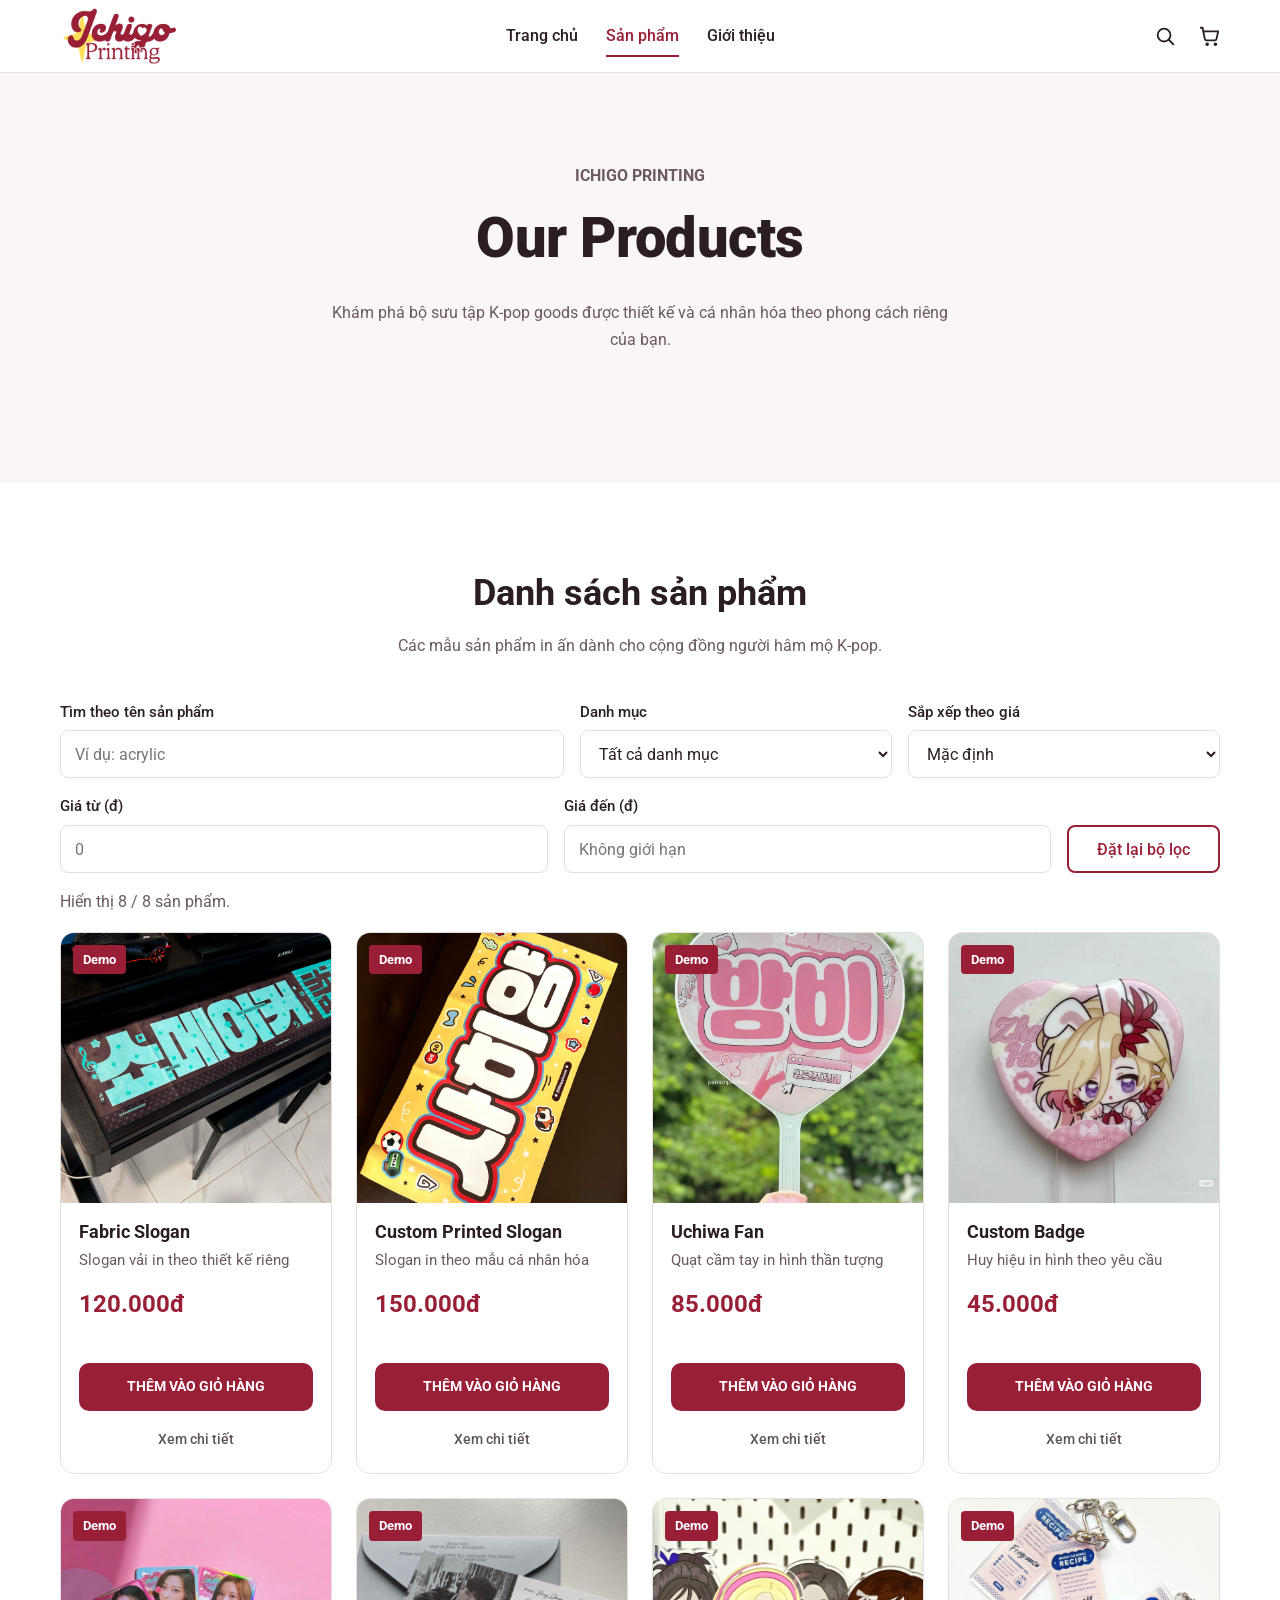
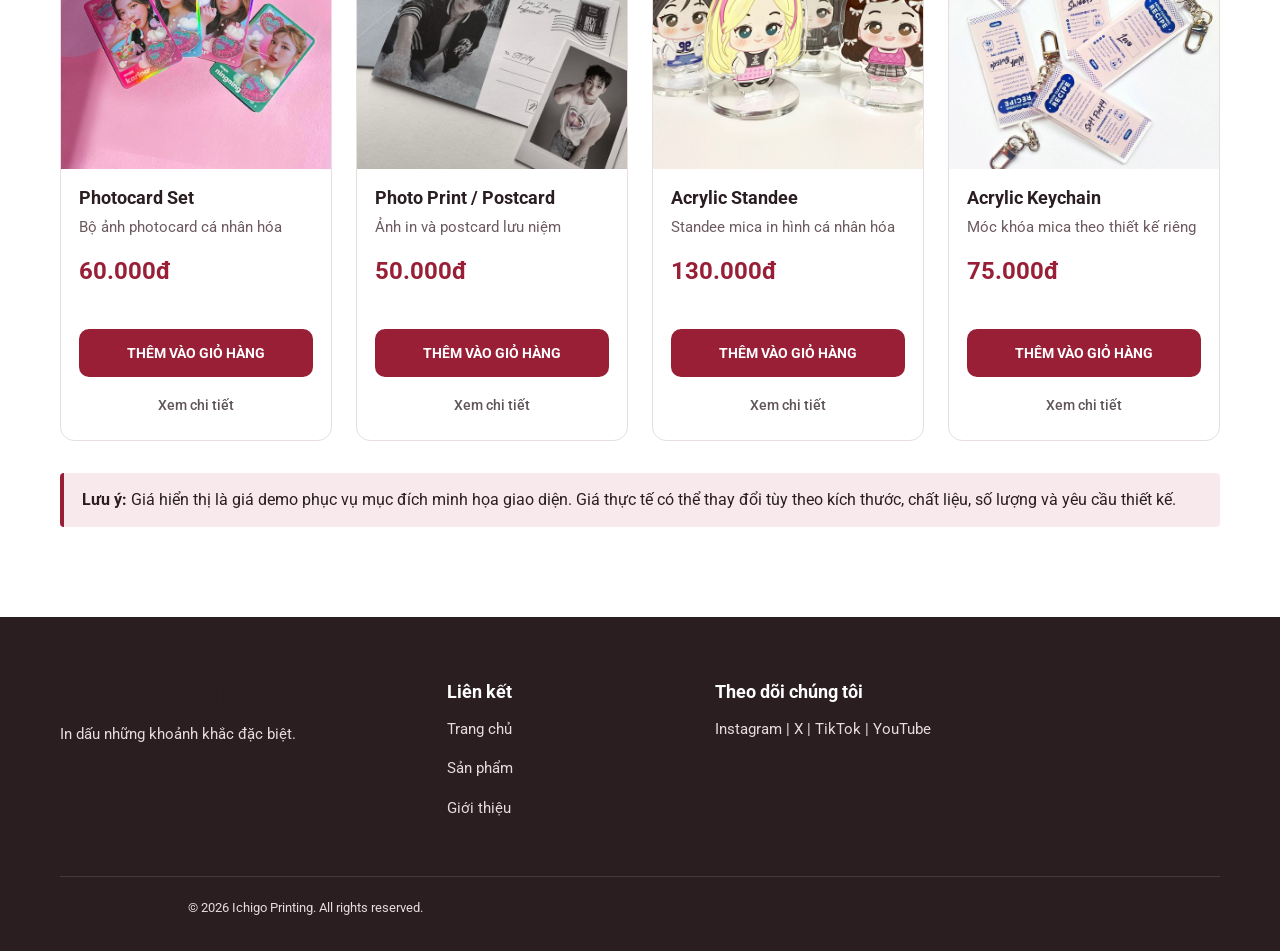
<file: ecommerce-project/product.html>
<!DOCTYPE html>
<html lang="vi">
<head>
    <meta charset="UTF-8">
    <meta name="viewport" content="width=device-width, initial-scale=1.0">
    <meta name="description" content="Khám phá các sản phẩm K-pop goods cá nhân hóa tại Ichigo Printing.">
    <title>Ichigo Printing | Sản phẩm</title>

    <link rel="stylesheet" href="../css/style.css">
    <link rel="stylesheet" href="../css/cart.css">

    <script src="../js/data/product.js" defer></script>
    <script src="../js/module/search-filter.js" defer></script>
    <script src="../js/module/cart.js" defer></script>
    <script src="../js/module/cart-list.js" defer></script>

    <link rel="preconnect" href="https://fonts.googleapis.com">
    <link rel="preconnect" href="https://fonts.gstatic.com" crossorigin>
    <link href="https://fonts.googleapis.com/css2?family=Roboto:wght@400;500;700;900&display=swap" rel="stylesheet">
    <link rel="stylesheet" href="../css/product-filter.css">
    <link rel="stylesheet" href="../css/header.css">
</head>

<body>

    <!-- HEADER -->
<header class="header site-header">
  <div class="container header__inner">
    <a class="logo" href="index.html" aria-label="Ichigo Printing - Trang chủ">
      <img src="../images/logo.png" alt="Ichigo Printing" width="2000" height="2000">
    </a>
    <nav class="nav" aria-label="Điều hướng chính">
      <a href="index.html">Trang chủ</a>
      <a href="product.html" class="active" aria-current="page">Sản phẩm</a>
      <a href="about.html">Giới thiệu</a>
    </nav>
    <div class="header__icons">
      <a href="product.html" class="header__icon" aria-label="Tìm kiếm sản phẩm">
        <svg viewBox="0 0 24 24" width="22" height="22" fill="none" stroke="currentColor" stroke-width="2" stroke-linecap="round" stroke-linejoin="round" aria-hidden="true">
          <circle cx="11" cy="11" r="7"></circle>
          <line x1="16" y1="16" x2="21" y2="21"></line>
        </svg>
      </a>
      <a href="cart.html" class="header__icon cart-header-link" aria-label="Giỏ hàng">
        <svg viewBox="0 0 24 24" width="22" height="22" fill="none" stroke="currentColor" stroke-width="2" stroke-linecap="round" stroke-linejoin="round" aria-hidden="true">
          <path d="M3 3h2l2.4 12.2a2 2 0 0 0 2 1.6h8.8a2 2 0 0 0 2-1.6L22 7H6"></path>
          <circle cx="10" cy="21" r="1"></circle>
          <circle cx="19" cy="21" r="1"></circle>
        </svg>
        <span class="cart-badge" data-cart-count hidden>0</span>
      </a>
    </div>
  </div>
</header>

    <main>

        <!-- PAGE INTRODUCTION -->
        <section class="section section--alt">
            <div class="container">
                <div class="section__head">
                    <p class="text-primary"><strong>ICHIGO PRINTING</strong></p>
                    <h1>Our Products</h1>
                    <p>
                        Khám phá bộ sưu tập K-pop goods được thiết kế
                        và cá nhân hóa theo phong cách riêng của bạn.
                    </p>
                </div>
            </div>
        </section>

        <!-- PRODUCT LIST -->
        <section class="section">
            <div class="container">

                <div class="section__head">
                    <h2>Danh sách sản phẩm</h2>
                    <p>
                        Các mẫu sản phẩm in ấn dành cho cộng đồng người hâm mộ K-pop.
                    </p>
                </div>

                <!-- SEARCH / FILTER / SORT -->
                <form id="filter-form" role="search" novalidate
                      aria-label="Tìm kiếm, lọc và sắp xếp sản phẩm">

                    <!-- Hàng 1: từ khóa, danh mục, sắp xếp -->
                    <div class="filter-row filter-row--main">
                        <div class="form-group filter-field filter-field--search">
                            <label for="search-input">Tìm theo tên sản phẩm</label>
                            <input type="text" id="search-input" name="keyword"
                                   placeholder="Ví dụ: acrylic" autocomplete="off">
                        </div>

                        <div class="form-group filter-field filter-field--select">
                            <label for="category-select">Danh mục</label>
                            <select id="category-select" name="category">
                                <option value="all">Tất cả danh mục</option>
                            </select>
                        </div>

                        <div class="form-group filter-field filter-field--select">
                            <label for="sort-select">Sắp xếp theo giá</label>
                            <select id="sort-select" name="sort">
                                <option value="default">Mặc định</option>
                                <option value="asc">Giá tăng dần</option>
                                <option value="desc">Giá giảm dần</option>
                            </select>
                        </div>
                    </div>

                    <!-- Hàng 2: khoảng giá và nút đặt lại -->
                    <div class="filter-row filter-row--price">
                        <div class="filter-price" role="group" aria-label="Khoảng giá">
                            <div class="form-group filter-field">
                                <label for="min-price">Giá từ (đ)</label>
                                <input type="number" id="min-price" name="minPrice"
                                       min="0" step="1" inputmode="numeric"
                                       placeholder="0" autocomplete="off">
                            </div>

                            <div class="form-group filter-field">
                                <label for="max-price">Giá đến (đ)</label>
                                <input type="number" id="max-price" name="maxPrice"
                                       min="0" step="1" inputmode="numeric"
                                       placeholder="Không giới hạn" autocomplete="off">
                            </div>
                        </div>

                        <div class="filter-actions">
                            <button type="button" id="reset-filters" class="btn btn--outline">
                                Đặt lại bộ lọc
                            </button>
                        </div>
                    </div>

                    <p id="price-error" class="filter-error" role="alert" hidden></p>
                </form>

                <p id="filter-status" role="status" aria-live="polite"></p>

                <div class="grid grid--4" id="product-list"></div>

                <!-- PRICE NOTE -->
                <div class="alert" style="margin-top: 32px;">
                    <strong>Lưu ý:</strong>
                    Giá hiển thị là giá demo phục vụ mục đích minh họa giao diện.
                    Giá thực tế có thể thay đổi tùy theo kích thước, chất liệu,
                    số lượng và yêu cầu thiết kế.
                </div>

            </div>
        </section>

    </main>

    <!-- FOOTER -->
    <footer class="footer">
        <div class="container">
            <div class="footer__grid">

                <div>
                    <h3>ICHIGO PRINTING</h3>
                    <p>In dấu những khoảnh khắc đặc biệt.</p>
                </div>

                <div>
                    <h4>Liên kết</h4>
                    <p><a href="index.html">Trang chủ</a></p>
                    <p><a href="product.html">Sản phẩm</a></p>
                    <p><a href="about.html">Giới thiệu</a></p>
                </div>

                <div>
                    <h4>Theo dõi chúng tôi</h4>
                    <p>Instagram | X | TikTok | YouTube</p>
                </div>

            </div>

            <div class="footer__bottom">
                <p>© 2026 Ichigo Printing. All rights reserved.</p>
            </div>
        </div>
    </footer>

</body>
</html>
</file>
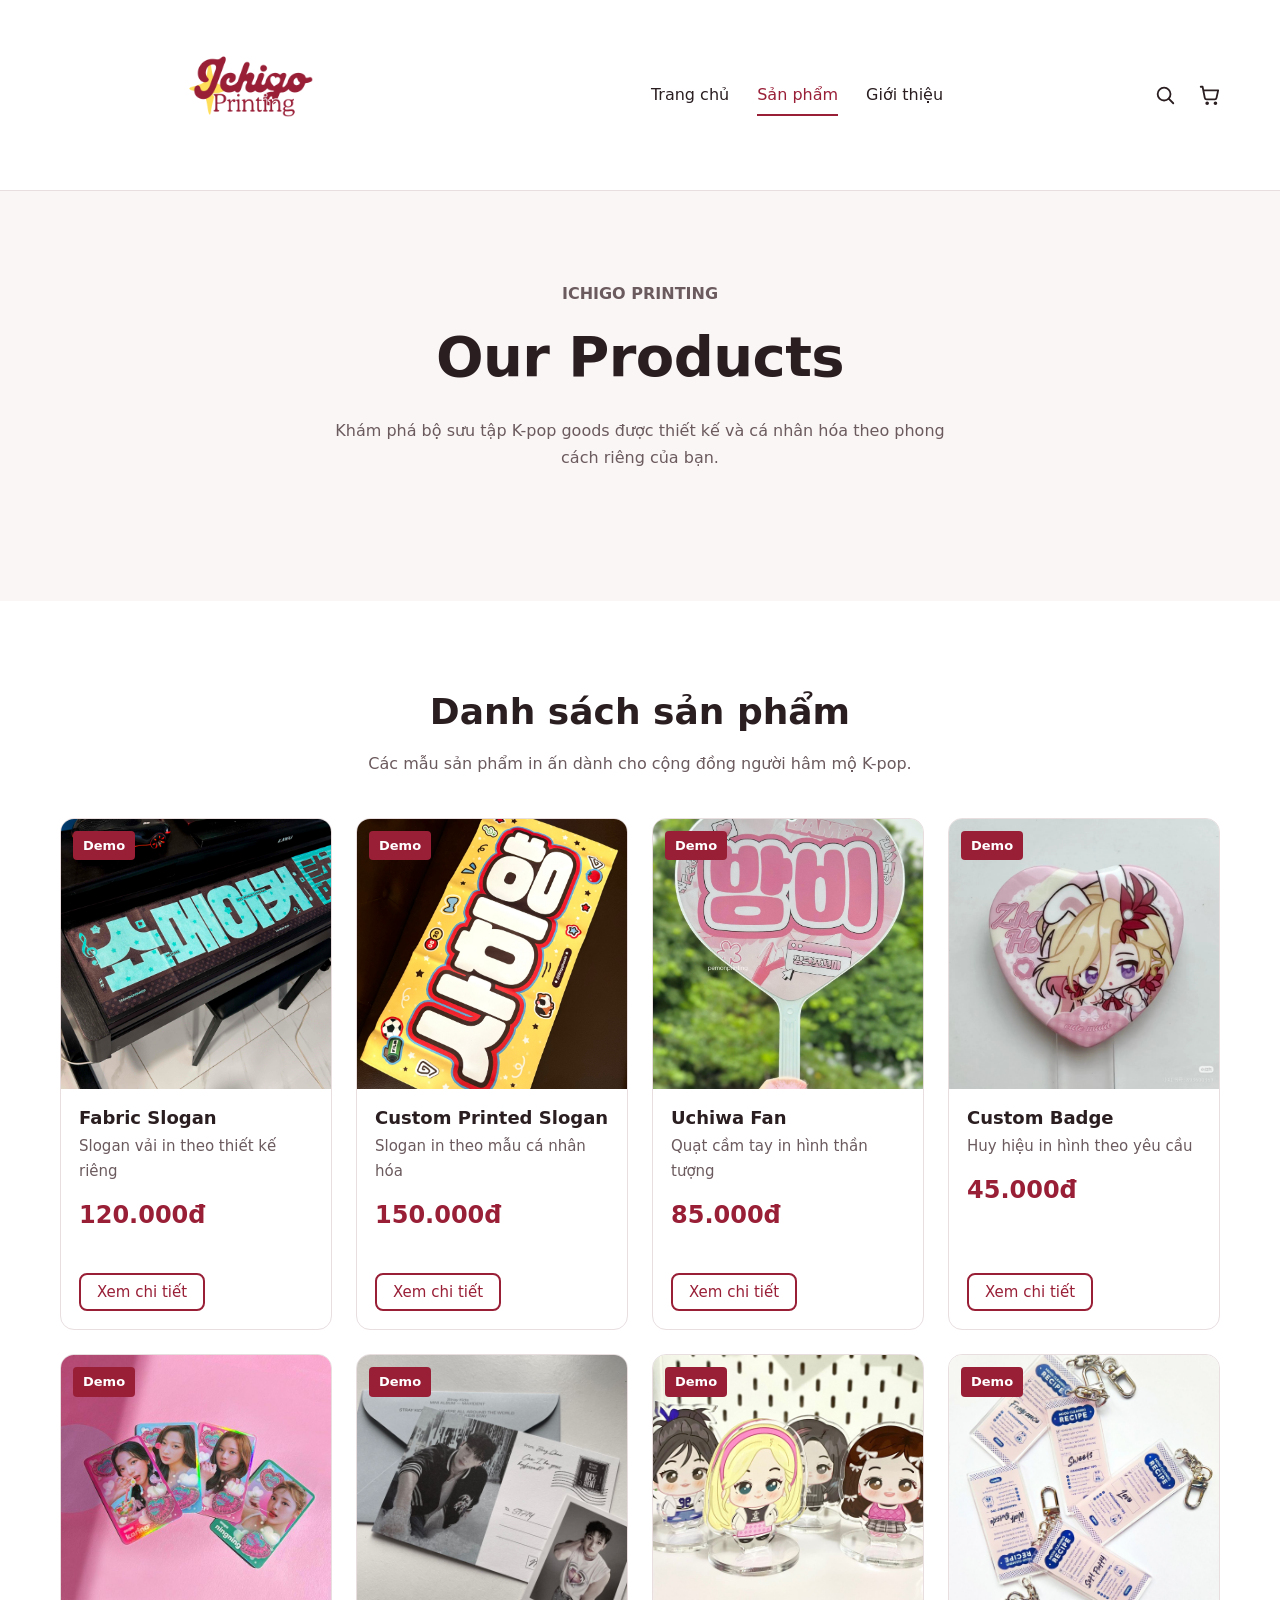
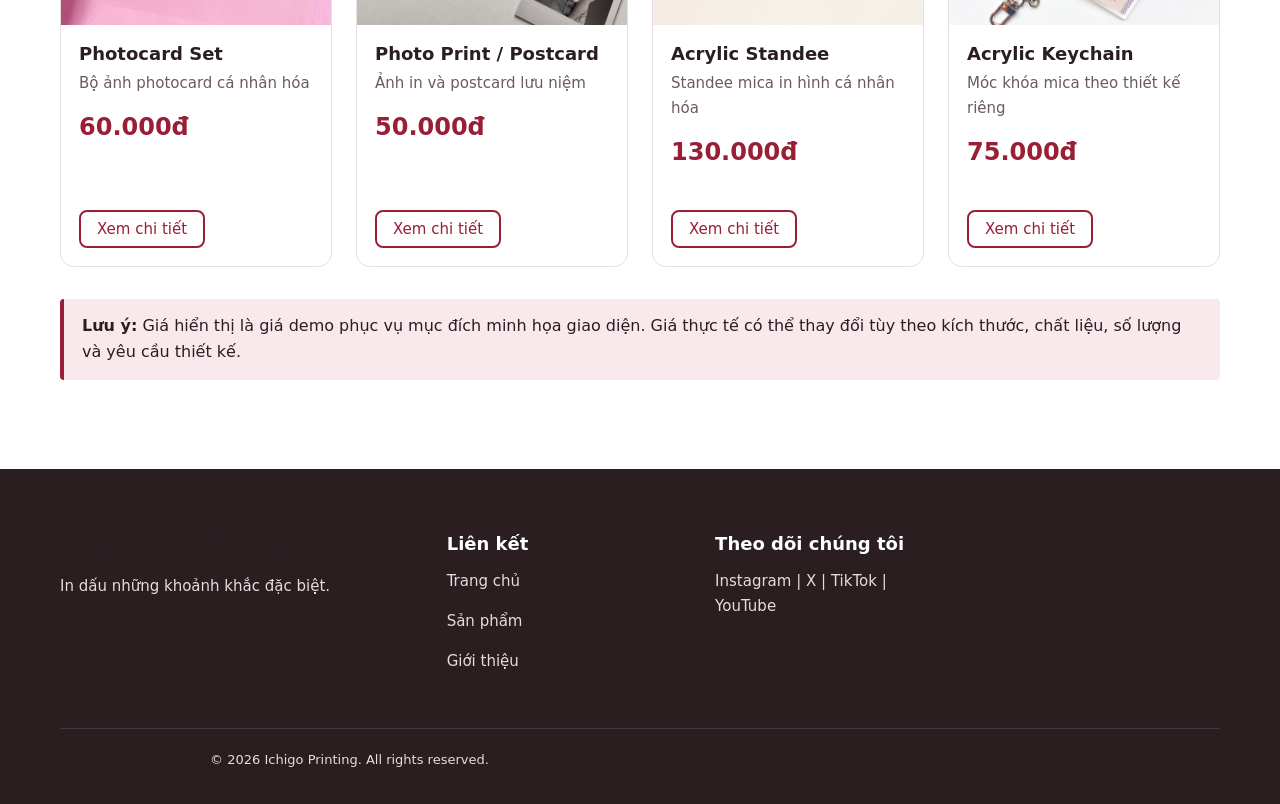
<file: ecommerce-project/products.html>
<!DOCTYPE html>
<html lang="vi">
<head>
    <meta charset="UTF-8">
    <meta name="viewport" content="width=device-width, initial-scale=1.0">
    <meta name="description" content="Khám phá các sản phẩm K-pop goods cá nhân hóa tại Ichigo Printing.">
    <title>Ichigo Printing | Sản phẩm</title>

    <link rel="stylesheet" href="../css/style.css">
</head>

<body>

    <!-- HEADER -->
    <header class="header">
        <div class="container header__inner">
            <a href="index.html" class="logo" aria-label="Ichigo Printing - Trang chủ">
                <img src="../images/logo.png" alt="ICHIGO PRINTING">
            </a>

            <nav class="nav" aria-label="Menu điều hướng chính">
                <a href="index.html">Trang chủ</a>
                <a href="product.html" class="active" aria-current="page">Sản phẩm</a>
                <a href="about.html">Giới thiệu</a>
            </nav>

            <div class="header__icons">
                <a href="product.html" class="header__icon" aria-label="Tìm kiếm sản phẩm">
                    <svg viewBox="0 0 24 24" width="22" height="22"
                         fill="none" stroke="currentColor" stroke-width="2"
                         stroke-linecap="round" stroke-linejoin="round">
                        <circle cx="11" cy="11" r="7"></circle>
                        <line x1="16" y1="16" x2="21" y2="21"></line>
                    </svg>
                </a>

                <a href="product.html" class="header__icon" aria-label="Xem sản phẩm">
                    <svg viewBox="0 0 24 24" width="22" height="22"
                         fill="none" stroke="currentColor" stroke-width="2"
                         stroke-linecap="round" stroke-linejoin="round">
                        <path d="M3 3h2l2.4 12.2a2 2 0 0 0 2 1.6h8.8a2 2 0 0 0 2-1.6L22 7H6"></path>
                        <circle cx="10" cy="21" r="1"></circle>
                        <circle cx="19" cy="21" r="1"></circle>
                    </svg>
                </a>
            </div>
        </div>
    </header>

    <main>

        <!-- PAGE INTRODUCTION -->
        <section class="section section--alt">
            <div class="container">
                <div class="section__head">
                    <p class="text-primary"><strong>ICHIGO PRINTING</strong></p>
                    <h1>Our Products</h1>
                    <p>
                        Khám phá bộ sưu tập K-pop goods được thiết kế
                        và cá nhân hóa theo phong cách riêng của bạn.
                    </p>
                </div>
            </div>
        </section>

        <!-- PRODUCT LIST -->
        <section class="section">
            <div class="container">

                <div class="section__head">
                    <h2>Danh sách sản phẩm</h2>
                    <p>
                        Các mẫu sản phẩm in ấn dành cho cộng đồng người hâm mộ K-pop.
                    </p>
                </div>

                <div class="grid grid--4">

                    <!-- PRODUCT 1 -->
                    <article class="product">
                        <a href="product-detail.html" class="product__thumb">
                            <img src="../images/product-1.jpg"
                                 alt="Fabric slogan in chữ theo thiết kế K-pop">
                            <span class="product__badge">Demo</span>
                        </a>
                        <div class="product__body">
                            <h3 class="product__title">Fabric Slogan</h3>
                            <p class="product__meta">Slogan vải in theo thiết kế riêng</p>
                            <p class="product__price">120.000đ</p>
                            <div class="product__footer">
                                <a href="product-detail.html" class="btn btn--outline btn--sm">
                                    Xem chi tiết
                                </a>
                            </div>
                        </div>
                    </article>

                    <!-- PRODUCT 2 -->
                    <article class="product">
                        <a href="product-detail.html" class="product__thumb">
                            <img src="../images/product-2.jpg"
                                 alt="Sản phẩm slogan in chữ và hình trang trí">
                            <span class="product__badge">Demo</span>
                        </a>
                        <div class="product__body">
                            <h3 class="product__title">Custom Printed Slogan</h3>
                            <p class="product__meta">Slogan in theo mẫu cá nhân hóa</p>
                            <p class="product__price">150.000đ</p>
                            <div class="product__footer">
                                <a href="product-detail.html" class="btn btn--outline btn--sm">
                                    Xem chi tiết
                                </a>
                            </div>
                        </div>
                    </article>

                    <!-- PRODUCT 3 -->
                    <article class="product">
                        <a href="product-detail.html" class="product__thumb">
                            <img src="../images/product-3.jpg"
                                 alt="Uchiwa fan in hình K-pop">
                            <span class="product__badge">Demo</span>
                        </a>
                        <div class="product__body">
                            <h3 class="product__title">Uchiwa Fan</h3>
                            <p class="product__meta">Quạt cầm tay in hình thần tượng</p>
                            <p class="product__price">85.000đ</p>
                            <div class="product__footer">
                                <a href="product-detail.html" class="btn btn--outline btn--sm">
                                    Xem chi tiết
                                </a>
                            </div>
                        </div>
                    </article>

                    <!-- PRODUCT 4 -->
                    <article class="product">
                        <a href="product-detail.html" class="product__thumb">
                            <img src="../images/product-4.jpg"
                                 alt="Huy hiệu in hình nhân vật">
                            <span class="product__badge">Demo</span>
                        </a>
                        <div class="product__body">
                            <h3 class="product__title">Custom Badge</h3>
                            <p class="product__meta">Huy hiệu in hình theo yêu cầu</p>
                            <p class="product__price">45.000đ</p>
                            <div class="product__footer">
                                <a href="product-detail.html" class="btn btn--outline btn--sm">
                                    Xem chi tiết
                                </a>
                            </div>
                        </div>
                    </article>

                    <!-- PRODUCT 5 -->
                    <article class="product">
                        <a href="product-detail.html" class="product__thumb">
                            <img src="../images/product-5.jpg"
                                 alt="Bộ photocard in hình thần tượng">
                            <span class="product__badge">Demo</span>
                        </a>
                        <div class="product__body">
                            <h3 class="product__title">Photocard Set</h3>
                            <p class="product__meta">Bộ ảnh photocard cá nhân hóa</p>
                            <p class="product__price">60.000đ</p>
                            <div class="product__footer">
                                <a href="product-detail.html" class="btn btn--outline btn--sm">
                                    Xem chi tiết
                                </a>
                            </div>
                        </div>
                    </article>

                    <!-- PRODUCT 6 -->
                    <article class="product">
                        <a href="product-detail.html" class="product__thumb">
                            <img src="../images/product-6.jpg"
                                 alt="Ảnh in dạng postcard">
                            <span class="product__badge">Demo</span>
                        </a>
                        <div class="product__body">
                            <h3 class="product__title">Photo Print / Postcard</h3>
                            <p class="product__meta">Ảnh in và postcard lưu niệm</p>
                            <p class="product__price">50.000đ</p>
                            <div class="product__footer">
                                <a href="product-detail.html" class="btn btn--outline btn--sm">
                                    Xem chi tiết
                                </a>
                            </div>
                        </div>
                    </article>

                    <!-- PRODUCT 7 -->
                    <article class="product">
                        <a href="product-detail.html" class="product__thumb">
                            <img src="../images/product-7.jpg"
                                 alt="Acrylic standee in hình nhân vật">
                            <span class="product__badge">Demo</span>
                        </a>
                        <div class="product__body">
                            <h3 class="product__title">Acrylic Standee</h3>
                            <p class="product__meta">Standee mica in hình cá nhân hóa</p>
                            <p class="product__price">130.000đ</p>
                            <div class="product__footer">
                                <a href="product-detail.html" class="btn btn--outline btn--sm">
                                    Xem chi tiết
                                </a>
                            </div>
                        </div>
                    </article>

                    <!-- PRODUCT 8 -->
                    <article class="product">
                        <a href="product-detail.html" class="product__thumb">
                            <img src="../images/product-8.jpg"
                                 alt="Móc khóa mica in thiết kế riêng">
                            <span class="product__badge">Demo</span>
                        </a>
                        <div class="product__body">
                            <h3 class="product__title">Acrylic Keychain</h3>
                            <p class="product__meta">Móc khóa mica theo thiết kế riêng</p>
                            <p class="product__price">75.000đ</p>
                            <div class="product__footer">
                                <a href="product-detail.html" class="btn btn--outline btn--sm">
                                    Xem chi tiết
                                </a>
                            </div>
                        </div>
                    </article>

                </div>

                <!-- PRICE NOTE -->
                <div class="alert" style="margin-top: 32px;">
                    <strong>Lưu ý:</strong>
                    Giá hiển thị là giá demo phục vụ mục đích minh họa giao diện.
                    Giá thực tế có thể thay đổi tùy theo kích thước, chất liệu,
                    số lượng và yêu cầu thiết kế.
                </div>

            </div>
        </section>

    </main>

    <!-- FOOTER -->
    <footer class="footer">
        <div class="container">
            <div class="footer__grid">

                <div>
                    <h3>ICHIGO PRINTING</h3>
                    <p>In dấu những khoảnh khắc đặc biệt.</p>
                </div>

                <div>
                    <h4>Liên kết</h4>
                    <p><a href="index.html">Trang chủ</a></p>
                    <p><a href="product.html">Sản phẩm</a></p>
                    <p><a href="about.html">Giới thiệu</a></p>
                </div>

                <div>
                    <h4>Theo dõi chúng tôi</h4>
                    <p>Instagram | X | TikTok | YouTube</p>
                </div>

            </div>

            <div class="footer__bottom">
                <p>© 2026 Ichigo Printing. All rights reserved.</p>
            </div>
        </div>
    </footer>

</body>
</html>
</file>
<file: css/style.css>
/* ==========================================================
   WEBSITE ĐẶT IN SLOGAN / KHĂN (TOWEL)
   Màu chủ đạo: #991F37  |  Font: Roboto
   ----------------------------------------------------------
   Cách dùng: thêm vào <head> của trang HTML
   <link rel="preconnect" href="https://fonts.googleapis.com">
   <link rel="preconnect" href="https://fonts.gstatic.com" crossorigin>
   <link href="https://fonts.googleapis.com/css2?family=Roboto:wght@400;500;700;900&display=swap" rel="stylesheet">
   <link rel="stylesheet" href="style.css">
   ========================================================== */

/* ---------- 1. BIẾN MÀU & THÔNG SỐ (chỉnh tại đây) ---------- */
:root {
  /* Màu thương hiệu */
  --primary: #991F37;
  --primary-dark: #7A1829;
  --primary-light: #B8324D;
  --primary-soft: #F8E9EC;      /* nền nhạt cùng tông */

  /* Màu trung tính (hơi ấm để hợp với tông đỏ rượu) */
  --ink: #2A1E21;               /* chữ chính */
  --ink-soft: #6B5A5E;          /* chữ phụ */
  --line: #E8DEE0;              /* viền */
  --bg: #FFFFFF;
  --bg-alt: #FAF6F6;            /* nền xen kẽ các section */
  --white: #FFFFFF;

  /* Màu trạng thái */
  --success: #2E7D4F;
  --warning: #C9821A;
  --danger: #C62828;

  /* Typography */
  --font: 'Roboto', system-ui, -apple-system, 'Segoe UI', Arial, sans-serif;
  --fs-xs: 0.8125rem;
  --fs-sm: 0.9375rem;
  --fs-base: 1rem;
  --fs-lg: 1.125rem;
  --fs-xl: 1.5rem;
  --fs-2xl: clamp(1.75rem, 3vw, 2.25rem);
  --fs-3xl: clamp(2.25rem, 5vw, 3.5rem);

  /* Bố cục */
  --container: 1200px;
  --gutter: 20px;
  --section-y: clamp(48px, 7vw, 96px);

  /* Bo góc, đổ bóng, chuyển động */
  --radius-sm: 4px;
  --radius: 8px;
  --radius-lg: 14px;
  --shadow-sm: 0 1px 3px rgba(42, 30, 33, 0.08);
  --shadow: 0 6px 20px rgba(42, 30, 33, 0.10);
  --shadow-lg: 0 14px 40px rgba(153, 31, 55, 0.18);
  --ease: 0.2s ease;
}

/* ---------- 2. RESET & NỀN TẢNG ---------- */
*, *::before, *::after { box-sizing: border-box; }

html { scroll-behavior: smooth; -webkit-text-size-adjust: 100%; }

body {
  margin: 0;
  font-family: var(--font);
  font-size: var(--fs-base);
  line-height: 1.65;
  color: var(--ink);
  background: var(--bg);
  -webkit-font-smoothing: antialiased;
}

img, video, svg { max-width: 100%; height: auto; display: block; }

a {
  color: var(--primary);
  text-decoration: none;
  transition: color var(--ease);
}
a:hover { color: var(--primary-dark); }

ul, ol { margin: 0; padding: 0; list-style: none; }

h1, h2, h3, h4 {
  margin: 0 0 0.5em;
  line-height: 1.2;
  font-weight: 700;
  color: var(--ink);
}
h1 { font-size: var(--fs-3xl); font-weight: 900; letter-spacing: -0.01em; }
h2 { font-size: var(--fs-2xl); }
h3 { font-size: var(--fs-xl); }
h4 { font-size: var(--fs-lg); }
p  { margin: 0 0 1em; max-width: 70ch; }

:focus-visible {
  outline: 3px solid var(--primary-light);
  outline-offset: 2px;
}

::selection { background: var(--primary); color: var(--white); }

/* ---------- 3. TIỆN ÍCH BỐ CỤC ---------- */
.container {
  width: 100%;
  max-width: var(--container);
  margin-inline: auto;
  padding-inline: var(--gutter);
}

.section { padding-block: var(--section-y); }
.section--alt { background: var(--bg-alt); }
.section--primary { background: var(--primary); color: var(--white); }
.section--primary h2,
.section--primary h3 { color: var(--white); }

.section__head {
  max-width: 640px;
  margin: 0 auto 40px;
  text-align: center;
}
.section__head p { margin-inline: auto; color: var(--ink-soft); }

.grid { display: grid; gap: 24px; }
.grid--2 { grid-template-columns: repeat(2, 1fr); }
.grid--3 { grid-template-columns: repeat(3, 1fr); }
.grid--4 { grid-template-columns: repeat(4, 1fr); }

.flex { display: flex; gap: 16px; align-items: center; }
.text-center { text-align: center; }
.text-primary { color: var(--primary); }

/* ---------- 4. NÚT BẤM ---------- */
.btn {
  display: inline-flex;
  align-items: center;
  justify-content: center;
  gap: 8px;
  padding: 12px 28px;
  font-family: inherit;
  font-size: var(--fs-base);
  font-weight: 500;
  line-height: 1.2;
  color: var(--white);
  background: var(--primary);
  border: 2px solid var(--primary);
  border-radius: var(--radius);
  cursor: pointer;
  transition: background var(--ease), border-color var(--ease),
              color var(--ease), transform var(--ease), box-shadow var(--ease);
}
.btn:hover {
  background: var(--primary-dark);
  border-color: var(--primary-dark);
  color: var(--white);
  box-shadow: var(--shadow-lg);
}
.btn:active { transform: translateY(1px); }
.btn:disabled { opacity: 0.5; cursor: not-allowed; box-shadow: none; }

.btn--outline { background: transparent; color: var(--primary); }
.btn--outline:hover { background: var(--primary); color: var(--white); }

.btn--light { background: var(--white); border-color: var(--white); color: var(--primary); }
.btn--light:hover { background: var(--primary-soft); border-color: var(--primary-soft); color: var(--primary-dark); }

.btn--lg { padding: 16px 36px; font-size: var(--fs-lg); }
.btn--sm { padding: 8px 16px; font-size: var(--fs-sm); }
.btn--block { display: flex; width: 100%; }

/* ---------- 5. HEADER & ĐIỀU HƯỚNG ---------- */
.topbar {
  background: var(--primary-dark);
  color: var(--white);
  font-size: var(--fs-xs);
  padding-block: 8px;
  text-align: center;
}
.topbar a { color: var(--white); text-decoration: underline; }

.header {
  position: sticky;
  top: 0;
  z-index: 100;
  background: var(--white);
  border-bottom: 1px solid var(--line);
}
.header__inner {
  display: flex;
  align-items: center;
  justify-content: space-between; 
  gap: 30px;
  min-height: 72px;
}
.nav {
    display: flex;
    gap: 25px; 
}
.logo {
  font-size: 1.5rem;
  font-weight: 900;
  color: var(--primary);
  letter-spacing: -0.02em;
}

.nav { display: flex; gap: 28px; }
.nav a {
  position: relative;
  padding-block: 8px;
  font-weight: 500;
  color: var(--ink);
}
.nav a::after {
  content: '';
  position: absolute;
  left: 0; bottom: 0;
  width: 0; height: 2px;
  background: var(--primary);
  transition: width var(--ease);
}
.nav a:hover,
.nav a.active { color: var(--primary); }
.nav a:hover::after,
.nav a.active::after { width: 100%; }

.nav-toggle {
  display: none;
  background: none;
  border: 0;
  padding: 8px;
  font-size: 1.5rem;
  color: var(--primary);
  cursor: pointer;
}

/* ---------- 6. HERO ---------- */
.hero {
  background: linear-gradient(135deg, var(--primary-soft) 0%, var(--white) 60%);
  padding-block: clamp(56px, 9vw, 120px);
}
.hero__inner {
  display: grid;
  grid-template-columns: 1.1fr 0.9fr;
  gap: 48px;
  align-items: center;
}
.hero h1 span { color: var(--primary); }
.hero__lead { font-size: var(--fs-lg); color: var(--ink-soft); }
.hero__actions { display: flex; flex-wrap: wrap; gap: 12px; margin-top: 28px; }
.hero__img { border-radius: var(--radius-lg); box-shadow: var(--shadow-lg); }

/* ---------- 7. THẺ SẢN PHẨM ---------- */
.product {
  display: flex;
  flex-direction: column;
  background: var(--white);
  border: 1px solid var(--line);
  border-radius: var(--radius-lg);
  overflow: hidden;
  transition: box-shadow var(--ease), border-color var(--ease);
}
.product:hover { box-shadow: var(--shadow); border-color: var(--primary-light); }

.product__thumb {
  position: relative;
  aspect-ratio: 1 / 1;
  background: var(--bg-alt);
  overflow: hidden;
}
.product__thumb img { width: 100%; height: 100%; object-fit: cover; }

.product__badge {
  position: absolute;
  top: 12px; left: 12px;
  padding: 4px 10px;
  font-size: var(--fs-xs);
  font-weight: 700;
  color: var(--white);
  background: var(--primary);
  border-radius: var(--radius-sm);
}

.product__body { display: flex; flex-direction: column; flex: 1; padding: 18px; }
.product__title { font-size: var(--fs-lg); margin-bottom: 6px; }
.product__meta { font-size: var(--fs-sm); color: var(--ink-soft); margin-bottom: 12px; }
.product__price { font-size: var(--fs-xl); font-weight: 700; color: var(--primary); }
.product__price del { margin-left: 8px; font-size: var(--fs-sm); font-weight: 400; color: var(--ink-soft); }
.product__footer { margin-top: auto; padding-top: 14px; }

/* ---------- 8. TRÌNH THIẾT KẾ / XEM TRƯỚC SẢN PHẨM IN ---------- */
.designer {
  display: grid;
  grid-template-columns: 1fr 380px;
  gap: 32px;
  align-items: start;
}
.designer__preview {
  display: flex;
  align-items: center;
  justify-content: center;
  min-height: 420px;
  padding: 24px;
  background: var(--bg-alt);
  border: 2px dashed var(--line);
  border-radius: var(--radius-lg);
}
.designer__panel {
  padding: 24px;
  background: var(--white);
  border: 1px solid var(--line);
  border-radius: var(--radius-lg);
  box-shadow: var(--shadow-sm);
}

/* Chọn màu khăn */
.swatches { display: flex; flex-wrap: wrap; gap: 10px; }
.swatch {
  width: 34px; height: 34px;
  border-radius: 50%;
  border: 2px solid var(--white);
  box-shadow: 0 0 0 1px var(--line);
  cursor: pointer;
  transition: transform var(--ease), box-shadow var(--ease);
}
.swatch:hover { transform: scale(1.1); }
.swatch.active { box-shadow: 0 0 0 3px var(--primary); }

/* Chọn kích thước / chất liệu */
.option-group { display: flex; flex-wrap: wrap; gap: 8px; }
.option {
  padding: 8px 16px;
  font-size: var(--fs-sm);
  color: var(--ink);
  background: var(--white);
  border: 1px solid var(--line);
  border-radius: var(--radius);
  cursor: pointer;
  transition: var(--ease);
}
.option:hover { border-color: var(--primary); }
.option.active {
  color: var(--white);
  background: var(--primary);
  border-color: var(--primary);
}

/* ---------- 9. FORM ---------- */
.form-group { margin-bottom: 18px; }

label {
  display: block;
  margin-bottom: 6px;
  font-size: var(--fs-sm);
  font-weight: 500;
}

input[type="text"],
input[type="email"],
input[type="tel"],
input[type="number"],
select,
textarea {
  width: 100%;
  padding: 12px 14px;
  font-family: inherit;
  font-size: var(--fs-base);
  color: var(--ink);
  background: var(--white);
  border: 1px solid var(--line);
  border-radius: var(--radius);
  transition: border-color var(--ease), box-shadow var(--ease);
}
textarea { min-height: 120px; resize: vertical; }

input:focus,
select:focus,
textarea:focus {
  outline: none;
  border-color: var(--primary);
  box-shadow: 0 0 0 3px rgba(153, 31, 55, 0.15);
}
input.error, textarea.error { border-color: var(--danger); }
.form-error { margin-top: 4px; font-size: var(--fs-xs); color: var(--danger); }

input[type="checkbox"],
input[type="radio"] { accent-color: var(--primary); }

/* Ô tải file thiết kế lên */
.upload {
  padding: 32px 16px;
  text-align: center;
  color: var(--ink-soft);
  background: var(--primary-soft);
  border: 2px dashed var(--primary-light);
  border-radius: var(--radius-lg);
  cursor: pointer;
  transition: background var(--ease);
}
.upload:hover { background: #F3DCE1; }

/* ---------- 10. BẢNG GIÁ ---------- */
.price-table {
  width: 100%;
  border-collapse: collapse;
  font-size: var(--fs-sm);
}
.price-table th,
.price-table td {
  padding: 14px 16px;
  text-align: left;
  border-bottom: 1px solid var(--line);
}
.price-table thead th { color: var(--white); background: var(--primary); font-weight: 500; }
.price-table tbody tr:nth-child(even) { background: var(--bg-alt); }
.price-table tbody tr:hover { background: var(--primary-soft); }

/* ---------- 11. ƯU ĐIỂM / QUY TRÌNH ---------- */
.feature {
  padding: 28px 24px;
  background: var(--white);
  border: 1px solid var(--line);
  border-radius: var(--radius-lg);
}
.feature__icon {
  display: grid;
  place-items: center;
  width: 52px; height: 52px;
  margin-bottom: 16px;
  font-size: 1.5rem;
  color: var(--primary);
  background: var(--primary-soft);
  border-radius: var(--radius);
}

.steps { counter-reset: step; display: grid; grid-template-columns: repeat(4, 1fr); gap: 24px; }
.step { position: relative; padding-top: 56px; }
.step::before {
  counter-increment: step;
  content: counter(step);
  position: absolute;
  top: 0; left: 0;
  display: grid;
  place-items: center;
  width: 40px; height: 40px;
  font-weight: 700;
  color: var(--white);
  background: var(--primary);
  border-radius: 50%;
}

/* ---------- 12. CTA & FOOTER ---------- */
.cta { text-align: center; }
.cta p { margin-inline: auto; opacity: 0.9; }

.footer {
  padding-top: 64px;
  color: #E9DADD;
  background: #2A1E21;
  font-size: var(--fs-sm);
}
.footer__grid {
  display: grid;
  grid-template-columns: 1.5fr repeat(3, 1fr);
  gap: 32px;
  padding-bottom: 40px;
}
.footer h4 { color: var(--white); margin-bottom: 14px; }
.footer a { color: #E9DADD; }
.footer a:hover { color: var(--white); text-decoration: underline; }
.footer li { margin-bottom: 8px; }
.footer__bottom {
  padding-block: 20px;
  text-align: center;
  font-size: var(--fs-xs);
  border-top: 1px solid rgba(255, 255, 255, 0.12);
}

/* ---------- 13. THÀNH PHẦN PHỤ ---------- */
.badge {
  display: inline-block;
  padding: 3px 10px;
  font-size: var(--fs-xs);
  font-weight: 500;
  color: var(--primary);
  background: var(--primary-soft);
  border-radius: 999px;
}

.alert {
  padding: 14px 18px;
  border-left: 4px solid var(--primary);
  background: var(--primary-soft);
  border-radius: var(--radius-sm);
}
.alert--success { border-color: var(--success); background: #E8F4EC; }
.alert--danger  { border-color: var(--danger);  background: #FBEAEA; }

.breadcrumb { display: flex; gap: 8px; font-size: var(--fs-sm); color: var(--ink-soft); }
.breadcrumb li + li::before { content: '/'; margin-right: 8px; }

.pagination { display: flex; justify-content: center; gap: 6px; }
.pagination a {
  display: grid;
  place-items: center;
  min-width: 40px; height: 40px;
  color: var(--ink);
  border: 1px solid var(--line);
  border-radius: var(--radius);
}
.pagination a:hover,
.pagination a.active { color: var(--white); background: var(--primary); border-color: var(--primary); }

/* Nút liên hệ nổi (Zalo / hotline) */
.float-contact {
  position: fixed;
  right: 18px; bottom: 18px;
  z-index: 90;
  display: flex;
  flex-direction: column;
  gap: 10px;
}
.float-contact a {
  display: grid;
  place-items: center;
  width: 52px; height: 52px;
  color: var(--white);
  background: var(--primary);
  border-radius: 50%;
  box-shadow: var(--shadow-lg);
  transition: transform var(--ease);
}
.float-contact a:hover { transform: scale(1.08); color: var(--white); }

/* ---------- 14. RESPONSIVE ---------- */
@media (max-width: 992px) {
  .grid--4 { grid-template-columns: repeat(2, 1fr); }
  .grid--3 { grid-template-columns: repeat(2, 1fr); }
  .hero__inner,
  .designer { grid-template-columns: 1fr; }
  .steps { grid-template-columns: repeat(2, 1fr); }
  .footer__grid { grid-template-columns: repeat(2, 1fr); }
}

@media (max-width: 768px) {
  .nav-toggle { display: block; }
  .nav {
    position: absolute;
    top: 100%; left: 0; right: 0;
    display: none;
    flex-direction: column;
    gap: 0;
    padding: 8px var(--gutter) 16px;
    background: var(--white);
    border-bottom: 1px solid var(--line);
    box-shadow: var(--shadow);
  }
  .nav.open { display: flex; }
  .nav a { padding-block: 12px; border-bottom: 1px solid var(--line); }
  .nav a::after { display: none; }
}

/* Giữ lại menu đối với kích thước 768px */
@media (min-width: 577px) and (max-width: 768px) {
  .nav-toggle {
    display: none;
  }

  .header__inner {
    gap: 16px;
  }

  .nav {
    position: static;
    display: flex;
    flex-direction: row;
    gap: 14px;
    padding: 0;
    background: transparent;
    border: none;
    box-shadow: none;
    flex-shrink: 0;
  }

  .nav a {
    padding-block: 8px;
    border-bottom: none;
    white-space: nowrap;
  }

  .nav a::after {
    display: block;
  }

  .header__icons {
    gap: 12px;
    flex-shrink: 0;
  }
}

@media (max-width: 576px) {
  :root { --gutter: 16px; }
  .grid--2, .grid--3, .grid--4,
  .steps, .footer__grid { grid-template-columns: 1fr; }
  .hero__actions .btn { width: 100%; }
  .price-table { display: block; overflow-x: auto; }
}

/* Giữ lại menu đối với kích thước 390px */
@media (max-width: 576px) {
  .header__inner {
    gap: 8px;
  }

  .logo img {
    max-width: 65px;
    height: auto;
  }

  .nav {
    position: static;
    display: flex;
    flex-direction: row;
    gap: 8px;
    padding: 0;
    background: transparent;
    border: none;
    box-shadow: none;
    flex-shrink: 1;
  }

  .nav a {
    font-size: 12px;
    padding: 6px 0;
    white-space: nowrap;
    border-bottom: none;
  }

  .nav a::after {
    display: block;
  }

  .header__icons {
    display: flex;
    gap: 8px;
    flex-shrink: 0;
  }

  .header__icon svg {
    width: 19px;
    height: 19px;
  }
}

/* ---------- 15. TRUY CẬP & IN ẤN ---------- */
@media (prefers-reduced-motion: reduce) {
  * { animation: none !important; transition: none !important; scroll-behavior: auto !important; }
}

@media print {
  .header, .topbar, .footer, .float-contact { display: none; }
  body { color: #000; }
}

/* PRODUCT DETAIL - PROMPT 6A */

.pd-page {
  padding: 32px 20px 64px;
  color: inherit;
}

.pd-container {
  width: 100%;
  max-width: 1100px;
  margin: 0 auto;
}

.pd-breadcrumb {
  display: flex;
  flex-wrap: wrap;
  gap: 8px;
  margin-bottom: 28px;
  font-size: 14px;
}

.pd-breadcrumb a {
  color: inherit;
  text-decoration: underline;
}

.pd-layout {
  display: grid;
  grid-template-columns: minmax(0, 1fr) minmax(0, 1fr);
  gap: 40px;
  align-items: start;
}

.pd-media {
  margin: 0;
  min-width: 0;
}

.pd-image {
  display: block;
  width: 100%;
  aspect-ratio: 4 / 3;
  object-fit: cover;
  border-radius: 12px;
}

.pd-media figcaption,
.pd-note {
  margin-top: 10px;
  font-size: 13px;
  color: #666;
}

.pd-info {
  min-width: 0;
}

.pd-category {
  font-size: 13px;
  letter-spacing: 2px;
}

.pd-info h1 {
  margin: 12px 0;
  font-size: clamp(24px, 3vw, 36px);
  line-height: 1.25;
}

.pd-price {
  margin: 20px 0;
  font-size: 22px;
}

.pd-price strong {
  color: var(--primary);
  font-weight: 700;
}

.pd-description {
  line-height: 1.7;
}

.pd-info h2 {
  margin: 24px 0 12px;
  font-size: 18px;
}

.pd-specs {
  display: grid;
  grid-template-columns: 130px minmax(0, 1fr);
  gap: 12px;
  margin: 0 0 28px;
}

.pd-specs dt {
  font-weight: 600;
}

.pd-specs dd {
  margin: 0;
}


.pd-buy-button {
  min-height: 48px;
  padding: 12px 28px;
  border: 2px solid var(--primary);
  border-radius: var(--radius);
  background: var(--primary);
  color: var(--white);
  font: inherit;
  font-weight: 700;
  cursor: pointer;
  transition: background-color var(--ease),
              border-color var(--ease),
              box-shadow var(--ease);
}


.pd-buy-button:hover {
  background: var(--primary-dark);
  border-color: var(--primary-dark);
  box-shadow: var(--shadow);
}


.pd-buy-button:focus-visible,
.pd-breadcrumb a:focus-visible {
  outline: 3px solid var(--primary-dark);
  outline-offset: 3px;
}

/* Tablet và điện thoại */
@media (max-width: 768px) {
  .pd-layout {
    grid-template-columns: 1fr;
    gap: 24px;
  }

  .pd-page {
    padding: 20px 16px 40px;
  }

  .pd-buy-button {
    width: 100%;
  }
}

/* Điện thoại nhỏ */
@media (max-width: 390px) {
  .pd-specs {
    grid-template-columns: 1fr;
    gap: 6px;
  }
}

/* ========================================
   ĐIỀU CHỈNH GIAO DIỆN TRANG CHỦ
   ICHIGO PRINTING
   ======================================== */

/* 1. LOGO */
.logo img {
    display: block;
    width: 380px;
    height: 190px;
    object-fit: contain;
}

/* 2. HEADER ICONS */
.header__icons {
    display: flex;
    align-items: center;
    gap: 22px;
}

.header__icon {
    display: flex;
    align-items: center;
    justify-content: center;
    color: var(--ink);
    transition: color var(--ease);
}

.header__icon:hover {
    color: var(--primary);
}

/* 3. BANNER */
.hero__inner {
    display: grid;
    grid-template-columns: 1.1fr 0.9fr;
    gap: 40px;
    align-items: center;
    justify-content: flex-start; 
    gap: 40px;
  }

.hero__content {
    display: flex;
    flex-direction: column;
    justify-content: center;
    min-width: 0;
}

.hero__eyebrow {
    margin-bottom: 12px;
    color: var(--primary);
    font-size: 14px;
    font-weight: 700;
    letter-spacing: 1.5px;
}

.hero__content h1 {
    margin-bottom: 18px;
}

.hero__content h1 span {
    display: block;
    color: var(--primary);
}

.hero__lead {
    font-size: var(--fs-lg);
    color: var(--ink-soft);
}

/* 4. NÚT KHÁM PHÁ SẢN PHẨM */
.hero__actions {
    display: flex;
    flex-wrap: wrap;
    gap: 12px;
    margin-top: 24px;
}

.hero__actions .btn {
    color: var(--white);
    background: var(--primary);
    border: 2px solid var(--primary);
    border-radius: var(--radius);
    padding: 16px 36px;
    font-weight: 700;
}

.hero__actions .btn:hover {
    color: var(--white);
    background: var(--primary-dark);
    border-color: var(--primary-dark);
}

/* 5. HÌNH ẢNH BANNER */
.hero__img {
    width: 100%;
    height: 380px;
    overflow: hidden;
    border-radius: var(--radius-lg);
    box-shadow: var(--shadow-lg);
}

.hero__img img {
    display: block;
    width: 100%;
    height: 100%;
    object-fit: cover;
    object-position: center;
}

/* 6. HÌNH ẢNH SẢN PHẨM */
.product__thumb {
    display: block;
    width: 100%;
    aspect-ratio: 1 / 1;
    overflow: hidden;
    background: var(--bg-alt);
}

.product__thumb img {
    display: block;
    width: 100%;
    height: 100%;
    object-fit: cover;
    object-position: center;
    transition: transform var(--ease);
}

.product:hover .product__thumb img {
    transform: scale(1.04);
}

/* 7. DANH MỤC SẢN PHẨM */
.category-card {
    display: flex;
    align-items: center;
    gap: 22px;
    padding: 20px;
    background: var(--white);
    border: 1px solid var(--line);
    border-radius: var(--radius-lg);
}

.category-card__image {
    flex: 0 0 42%;
    overflow: hidden;
    border-radius: var(--radius);
}

.category-card__image img {
    display: block;
    width: 100%;
    height: 170px;
    object-fit: cover;
}

.category-card__content {
    flex: 1;
}

.category-card__content h3 {
    margin-bottom: 10px;
    color: var(--primary);
}

.category-card__content p {
    margin-bottom: 15px;
    color: var(--ink-soft);
}

/* 8. GIỚI THIỆU DỊCH VỤ */
.intro-service {
    display: flex;
    align-items: center;
    justify-content: space-between;
    gap: 30px;
    padding: 28px;
    border: 1px solid var(--line);
    border-radius: var(--radius-lg);
}

.intro-service__content {
    flex: 1;
}

.intro-service__content h3 {
    margin-bottom: 15px;
}

.intro-service__content p {
    margin-bottom: 12px;
    color: var(--ink-soft);
}

.intro-service__content .btn {
    margin-top: 10px;
}

.intro-service__image {
    flex: 0 0 38%;
    overflow: hidden;
    border-radius: var(--radius);
}

.intro-service__image img {
    display: block;
    width: 100%;
    height: 190px;
    object-fit: cover;
}

/* 9. HIỆU ỨNG MENU VÀ LIÊN KẾT */
.nav a,
.footer a {
    transition: color var(--ease);
}

.nav a:hover {
    color: var(--primary);
}

/* 10. RESPONSIVE TABLET */
@media (max-width: 992px) and (min-width: 769px) {
    .hero__inner {
        grid-template-columns: 1fr 0.9fr;
        gap: 24px;
    }

    .hero__img {
        height: 300px;
    }

    .logo img {
        width: 160px;
    }
}

/* 11. RESPONSIVE MOBILE */
@media (max-width: 768px) {
    .logo img {
        width: 145px;
        height: 65px;
    }

    .header__icons {
        gap: 14px;
    }

    .hero__inner {
        grid-template-columns: 1fr;
    }

    .hero__img {
        height: 280px;
    }

    .category-card,
    .intro-service {
        flex-direction: column;
        align-items: stretch;
    }

    .category-card__image,
    .intro-service__image {
        flex: 1;
        width: 100%;
    }

    .category-card__image img,
    .intro-service__image img {
        height: 220px;
    }
}

/* 12. RESPONSIVE ĐIỆN THOẠI NHỎ */
@media (max-width: 576px) {
    .hero__img {
        height: 220px;
    }

    .hero__actions .btn {
        width: 100%;
    }

    .product__thumb {
        aspect-ratio: 1 / 1;
    }

    .category-card,
    .intro-service {
        padding: 18px;
    }
}

/* TƯƠNG TÁC - PROMPT 8 */

.btn:focus-visible {
  outline: 3px solid var(--primary-dark);
  outline-offset: 3px;
}

.btn:active {
  transform: none;
}

.nav a:focus-visible {
  color: var(--primary);
  outline-offset: 4px;
  border-radius: var(--radius-sm);
}

.nav a:focus-visible::after {
  width: 100%;
}

.logo:focus-visible {
  outline-offset: 4px;
  border-radius: var(--radius-sm);
}

.header__icon {
  border-radius: 50%;
  transition: color var(--ease), box-shadow var(--ease);
}

.header__icon:focus-visible {
  color: var(--primary);
  outline-offset: 6px;
}

@media (hover: hover) {
  .header__icon:hover {
    box-shadow: 0 0 0 6px var(--primary-soft);
  }
}

.product:focus-within {
  border-color: var(--primary-light);
  box-shadow: var(--shadow);
}

.product__thumb:focus-visible {
  outline: 3px solid var(--primary-dark);
  outline-offset: -3px;
}

.product__thumb:focus-visible::after {
  content: "";
  position: absolute;
  inset: 0;
  z-index: 1;
  border: 3px solid var(--primary-dark);
  box-shadow: inset 0 0 0 3px var(--white);
  pointer-events: none;
}

.footer a:focus-visible {
  color: var(--white);
  outline: 3px solid var(--white);
  outline-offset: 3px;
  border-radius: 2px;
  text-decoration: underline;
}
</file>
<file: css/header.css>
/* Header dùng chung, lấy cách bố trí của trang About làm chuẩn. */
.header.site-header {
  position: sticky;
  top: 0;
  z-index: 100;
  background: var(--white);
  border-bottom: 1px solid var(--line);
  font-family: var(--font);
  font-size: var(--fs-base);
  line-height: 1.65;
}

.header.site-header .header__inner {
  display: flex;
  flex-wrap: wrap;
  align-items: center;
  justify-content: space-between;
  gap: 30px;
  min-height: 72px;
}

.header.site-header .logo {
  position: relative;
  display: block;
  flex: 0 0 120px;
  width: 120px;
  aspect-ratio: 2 / 1;
  overflow: hidden;
}

.header.site-header .logo img {
  position: absolute;
  top: -82.5%;
  left: -23.2%;
  width: 145%;
  max-width: none;
  height: auto;
  object-fit: contain;
}

.header.site-header .nav {
  position: static;
  order: 0;
  display: flex;
  flex-direction: row;
  flex-wrap: wrap;
  gap: 28px;
  width: auto;
  min-width: 0;
  padding: 0;
  background: transparent;
  border: 0;
  box-shadow: none;
}

.header.site-header .nav a {
  position: relative;
  display: inline-flex;
  align-items: center;
  padding: 8px 0;
  color: var(--ink);
  font-size: var(--fs-base);
  font-weight: 500;
  white-space: nowrap;
  border-bottom: 0;
}

.header.site-header .nav a::after {
  content: "";
  position: absolute;
  left: 0;
  bottom: 0;
  display: block;
  width: 0;
  height: 2px;
  background: var(--primary);
  transition: width var(--ease);
}

.header.site-header .nav a:hover,
.header.site-header .nav a.active,
.header.site-header .nav a:focus-visible {
  color: var(--primary);
}

.header.site-header .nav a:hover::after,
.header.site-header .nav a.active::after,
.header.site-header .nav a:focus-visible::after {
  width: 100%;
}

.header.site-header .header__icons {
  display: flex;
  flex-shrink: 0;
  align-items: center;
  justify-content: flex-end;
  gap: 22px;
  width: 120px;
}

.header.site-header .header__icon {
  position: relative;
  display: flex;
  align-items: center;
  justify-content: center;
  color: var(--ink);
  border-radius: 50%;
  transition: color var(--ease), box-shadow var(--ease);
}

.header.site-header .header__icon svg {
  width: 22px;
  height: 22px;
}

.header.site-header .header__icon:hover,
.header.site-header .header__icon:focus-visible,
.header.site-header .header__icon[aria-current="page"] {
  color: var(--primary);
}

.header.site-header .logo:focus-visible,
.header.site-header .nav a:focus-visible {
  outline-offset: 4px;
  border-radius: var(--radius-sm);
}

.header.site-header .header__icon:focus-visible {
  outline-offset: 6px;
}

.header.site-header .cart-badge {
  position: absolute;
  top: -7px;
  right: -10px;
  display: flex;
  align-items: center;
  justify-content: center;
  min-width: 19px;
  height: 19px;
  padding-inline: 3px;
  color: var(--white);
  background: var(--primary);
  border-radius: 50%;
  font-size: 11px;
}

.header.site-header .cart-badge[hidden] {
  display: none;
}

@media (max-width: 768px) {
  .header.site-header .header__inner {
    flex-direction: row;
    gap: 8px 16px;
    padding-block: 12px;
  }

  .header.site-header .header__icons {
    gap: 4px;
    width: auto;
    margin-left: auto;
  }

  .header.site-header .header__icon {
    min-width: 44px;
    min-height: 44px;
  }

  .header.site-header .nav {
    order: 3;
    gap: 16px;
    width: 100%;
  }

  .header.site-header .nav a {
    min-height: 44px;
  }
}

@media (max-width: 576px) {
  .header.site-header .nav a {
    font-size: 12px;
  }

  .header.site-header .header__icon svg {
    width: 19px;
    height: 19px;
  }
}
</file>
<file: css/about.css>
.page-about .header__inner {
  flex-wrap: wrap;
}

.page-about .logo {
  position: relative;
  display: block;
  flex-shrink: 0;
  width: 120px;
  aspect-ratio: 2 / 1;
  overflow: hidden;
}

.page-about .logo img {
  position: absolute;
  top: -82.5%;
  left: -23.2%;
  width: 145%;
  max-width: none;
  height: auto;
}

.page-about .section {
  padding-block: clamp(40px, 5vw, 72px);
}

.page-about #quy-trinh {
  scroll-margin-top: 144px;
}

.page-about .about-intro {
  display: grid;
  grid-template-columns: minmax(0, 1fr) minmax(0, 1fr);
  align-items: center;
  gap: clamp(32px, 5vw, 64px);
}

.page-about .about-intro > * {
  min-width: 0;
}

.page-about .about-eyebrow {
  margin-bottom: 16px;
  color: var(--primary);
  font-size: var(--fs-sm);
  font-weight: 500;
}

.page-about .about-intro h1 {
  margin-bottom: 24px;
  font-size: var(--fs-3xl);
  line-height: 1.08;
  letter-spacing: -0.025em;
}

.page-about .about-intro h1 span {
  display: block;
}

.page-about .about-lead {
  margin-bottom: 16px;
  font-size: var(--fs-lg);
  font-weight: 500;
  color: var(--ink);
}

.page-about .about-intro__text > p:not(.about-eyebrow):not(.about-lead) {
  max-width: 52ch;
  color: var(--ink-soft);
}

.page-about .about-intro__text > .btn {
  margin-top: 8px;
}

.page-about .about-media {
  display: grid;
  grid-template-columns: 1.4fr 0.8fr;
  grid-template-rows: repeat(2, minmax(0, 1fr));
  gap: 12px;
  width: 100%;
  aspect-ratio: 1.12 / 1;
}

.page-about .about-media__slot {
  position: relative;
  min-width: 0;
  min-height: 0;
  overflow: hidden;
  background: var(--bg-alt);
  border: 1px solid var(--line);
  border-radius: var(--radius-sm);
}

.page-about .about-media__slot--main {
  grid-row: span 2;
}

.page-about .about-media__slot img {
  position: absolute;
  inset: 0;
  width: 100%;
  height: 100%;
  max-width: none;
  object-fit: contain;
}

.page-about .header__icons {
  justify-content: flex-end;
  width: 120px;
}

.page-about .about-section-head {
  margin-bottom: 32px;
}

.page-about .about-section-head h2 {
  margin-bottom: 8px;
}

.page-about .about-section-head p {
  margin-bottom: 0;
  color: var(--ink-soft);
}

.page-about .about-steps .step {
  position: relative;
  display: flex;
  flex-direction: column;
  min-width: 0;
  padding: 20px;
  background: var(--white);
  border: 1px solid var(--line);
  border-radius: var(--radius-sm);
}

.page-about .about-steps .step::before {
  content: none;
}

.page-about .about-step__visual {
  display: grid;
  place-items: center;
  height: 128px;
  margin-bottom: 20px;
  color: var(--primary);
  background: var(--bg-alt);
  border: 1px solid var(--line);
  border-radius: var(--radius-sm);
}

.page-about .about-step__visual svg {
  width: 48px;
  height: 48px;
}

.page-about .about-steps .about-step__label {
  margin-bottom: 4px;
  color: var(--primary);
  font-weight: 500;
}

.page-about .about-steps h3 {
  margin-bottom: 8px;
  font-size: var(--fs-lg);
  line-height: 1.4;
}

.page-about .about-steps p {
  margin-bottom: 0;
  font-size: var(--fs-sm);
  color: var(--ink-soft);
}

@media (min-width: 993px) {
  .page-about .about-steps .step:not(:last-child)::before,
  .page-about .about-steps .step:not(:last-child)::after {
    content: "";
    position: absolute;
    background: none;
    pointer-events: none;
  }

  .page-about .about-steps .step:not(:last-child)::after {
    top: 83px;
    right: -18px;
    width: 14px;
    height: 2px;
    background: var(--primary);
  }

  .page-about .about-steps .step:not(:last-child)::before {
    top: 80px;
    right: -20px;
    left: auto;
    width: 8px;
    height: 8px;
    border-radius: 0;
    border-top: 2px solid var(--primary);
    border-right: 2px solid var(--primary);
    transform: rotate(45deg);
  }
}

.page-about .about-contact-section {
  border-top: 1px solid var(--line);
}

.page-about .about-contact-section .about-section-head {
  margin-bottom: 20px;
}

.page-about .about-contact-section address {
  font-style: normal;
}

.page-about .about-contact {
  display: grid;
  grid-template-columns: repeat(3, minmax(0, 1fr));
  margin: 0;
  background: var(--white);
  border: 1px solid var(--line);
  border-radius: var(--radius-sm);
  overflow: hidden;
}

.page-about .about-contact__item {
  position: relative;
  min-width: 0;
  min-height: 132px;
  padding: 32px 24px 28px 100px;
}

.page-about .about-contact__item + .about-contact__item::before {
  content: "";
  position: absolute;
  top: 20px;
  bottom: 20px;
  left: 0;
  width: 1px;
  background: var(--line);
}

.page-about .about-contact dt {
  color: var(--ink);
  font-size: 1rem;
  font-weight: 700;
  line-height: 1.4;
}

.page-about .about-contact__icon {
  position: absolute;
  top: 24px;
  left: 24px;
  display: grid;
  place-items: center;
  width: 56px;
  height: 64px;
  color: var(--primary);
  background: var(--primary-soft);
  border: 1px solid var(--line);
  border-radius: var(--radius-sm);
}

.page-about .about-contact__icon svg {
  width: 30px;
  height: 30px;
}

.page-about .about-contact dd {
  margin: 4px 0 0;
  overflow-wrap: anywhere;
  color: var(--ink-soft);
  font-size: var(--fs-sm);
  line-height: 1.5;
}

.page-about .about-contact dd a {
  color: var(--primary);
}

.page-about .about-contact dd a:hover {
  color: var(--primary-dark);
}

.page-about .footer__grid {
  grid-template-columns: minmax(0, 1.5fr) repeat(2, minmax(0, 1fr));
}

.page-about .footer h3 {
  color: var(--white);
}

.page-about .footer__socials {
  display: flex;
  flex-wrap: wrap;
  align-items: center;
  gap: 16px;
}

.page-about .footer__socials svg {
  flex: none;
  width: 24px;
  height: 24px;
}

.page-about .footer__bottom p {
  margin: 0 auto;
}

@media (max-width: 992px) {
  .page-about .about-intro {
    grid-template-columns: 1fr;
  }

  .page-about .about-media {
    max-width: 600px;
    aspect-ratio: 1.4 / 1;
  }

  .page-about .footer__grid {
    grid-template-columns: repeat(2, minmax(0, 1fr));
  }
}

@media (max-width: 768px) {
  .page-about .header__inner {
    flex-direction: row;
    align-items: center;
    gap: 8px 16px;
    padding-block: 12px;
  }

  .page-about .header__icons {
    width: auto;
    margin-left: auto;
    gap: 4px;
  }

  .page-about .header__icon {
    min-width: 44px;
    min-height: 44px;
  }

  .page-about .nav {
    position: static;
    order: 3;
    display: flex;
    flex-direction: row;
    flex-wrap: wrap;
    gap: 16px;
    width: 100%;
    padding: 0;
    border: 0;
    box-shadow: none;
  }

  .page-about .nav a {
    display: inline-flex;
    align-items: center;
    min-height: 44px;
    padding-block: 8px;
    border-bottom: 0;
  }

  .page-about .about-contact {
    grid-template-columns: 1fr;
    gap: 0;
  }

  .page-about .about-contact__item + .about-contact__item::before {
    top: 0;
    right: 24px;
    bottom: auto;
    left: 24px;
    width: auto;
    height: 1px;
  }
}

@media (max-width: 576px) {
  .page-about .footer__grid {
    grid-template-columns: 1fr;
  }
}

.page-about .about-contact dd a {
  text-decoration: underline;
  text-decoration-thickness: 1px;
  text-underline-offset: 3px;
  transition: color var(--ease), text-decoration-thickness var(--ease);
}

.page-about .about-contact dd a:hover,
.page-about .about-contact dd a:focus-visible {
  text-decoration-thickness: 2px;
}
</file>
<file: css/cart.css>
/* GIỎ HÀNG - ICHIGO PRINTING */
/* Phong cách tối giản, bố cục hai cột */

/* TRANG GIỎ HÀNG */
.cart-page {
    background: #fff;
    min-height: 65vh;
    padding: 30px 0 90px;
}

.cart-breadcrumb {
    display: flex;
    gap: 10px;
    align-items: center;
    color: var(--ink-soft);
    font-size: 14px;
    margin-bottom: 25px;
}

.cart-page__heading {
    display: flex;
    justify-content: space-between;
    align-items: center;
    gap: 24px;
    margin-bottom: 48px;
}

.cart-page__heading h1 {
    font-size: clamp(32px, 4vw, 44px);
    font-weight: 700;
    margin-bottom: 10px;
}

.cart-page__heading p {
    color: var(--ink-soft);
    font-size: 15px;
    margin-bottom: 0;
}

.cart-page__eyebrow {
    color: var(--primary) !important;
    font-size: 12px !important;
    letter-spacing: 2px;
    margin-bottom: 10px !important;
}

/* BỐ CỤC HAI CỘT */
.cart-layout {
    display: grid;
    grid-template-columns: minmax(0, 1fr) 350px;
    gap: 42px;
    align-items: start;
}

/* DANH SÁCH SẢN PHẨM */
.cart-products {
    min-width: 0;
}

.cart-products__head {
    display: flex;
    justify-content: space-between;
    align-items: center;
    gap: 16px;
    padding-bottom: 22px;
    border-bottom: 1px solid var(--line);
}

.cart-products__head h2 {
    font-size: 21px;
    font-weight: 600;
    margin: 0;
}

.cart-products__head span {
    font-size: 14px;
    color: var(--ink-soft);
}

/* MỖI DÒNG SẢN PHẨM */
.cart-item {
    display: grid;
    grid-template-columns: 110px minmax(0, 1fr) auto;
    gap: 22px;
    align-items: start;
    padding: 26px 0;
    border-bottom: 1px solid var(--line);
}

.cart-item__image {
    width: 110px;
    height: 110px;
    object-fit: cover;
    border-radius: 6px;
    background: var(--bg-alt);
}

.cart-item__info h3 {
    font-size: 19px;
    font-weight: 600;
    margin: 0 0 10px;
}

.cart-item__unit {
    font-size: 14px;
    color: var(--ink-soft);
    margin-bottom: 8px;
}

.cart-item__subtotal {
    color: var(--primary);
    font-weight: 700;
    margin: 0;
}

.cart-item__actions {
    display: flex;
    flex-direction: column;
    align-items: flex-end;
    gap: 16px;
}

/* NÚT TĂNG GIẢM SỐ LƯỢNG */
.cart-qty {
    display: flex;
    align-items: center;
    border: 1px solid var(--line);
    border-radius: 5px;
    overflow: hidden;
}

.cart-qty button {
    width: 36px;
    height: 36px;
    border: none;
    background: transparent;
    color: var(--ink);
    font: inherit;
    cursor: pointer;
}

.cart-qty button:hover:not(:disabled) {
    background: var(--primary-soft);
}

.cart-qty button:disabled {
    opacity: 0.35;
    cursor: not-allowed;
}

.cart-qty output {
    min-width: 32px;
    text-align: center;
    font-size: 14px;
}

.cart-remove {
    border: none;
    background: none;
    color: var(--ink-soft);
    font: inherit;
    font-size: 14px;
    cursor: pointer;
}

.cart-remove:hover {
    color: var(--primary);
    text-decoration: underline;
}

/* KHUNG TỔNG TIỀN BÊN PHẢI */
.cart-summary {
    background: #fcfafa;
    border: 1px solid var(--line);
    border-radius: 6px;
    padding: 26px;
    position: sticky;
    top: 100px;
}

.cart-summary h2 {
    font-size: 20px;
    font-weight: 600;
    margin-bottom: 20px;
}

.cart-summary__row {
    display: flex;
    justify-content: space-between;
    gap: 15px;
    margin-bottom: 18px;
    font-size: 15px;
}

.cart-summary__total {
    border-top: 1px solid var(--line);
    padding-top: 20px;
    font-size: 18px;
}

.cart-summary__total strong {
    color: var(--primary);
    font-size: 21px;
}

.cart-summary__note {
    color: var(--ink-soft);
    font-size: 13px;
    line-height: 1.7;
    margin: 14px 0 24px;
}

.cart-summary .btn {
    width: 100%;
}

/* GIỎ HÀNG TRỐNG */
.cart-empty {
    text-align: center;
    padding: 85px 20px 100px;
    border-top: 1px solid var(--line);
}

.cart-empty h2 {
    font-size: 26px;
    font-weight: 600;
    margin-bottom: 12px;
}

.cart-empty p {
    color: var(--ink-soft);
    font-size: 15px;
    margin: 0 auto 25px;
}

.cart-empty .btn {
    margin-top: 5px;
}

/* THÔNG BÁO VÀ BIỂU TƯỢNG GIỎ */
.cart-notice {
    padding: 14px 18px;
    border: 1px solid var(--line);
    background: var(--primary-soft);
    color: var(--primary-dark);
    margin-bottom: 24px;
}

.cart-header-link {
    position: relative;
}

.cart-badge {
    position: absolute;
    top: -7px;
    right: -10px;
    min-width: 19px;
    height: 19px;
    border-radius: 50%;
    background: var(--primary);
    color: #fff;
    font-size: 11px;
    display: flex;
    align-items: center;
    justify-content: center;
}

/* GIỮ ĐÚNG TRẠNG THÁI ẨN */
[hidden] {
    display: none !important;
}

/* RESPONSIVE */
@media (max-width: 900px) {
    .cart-layout {
        grid-template-columns: 1fr;
        gap: 30px;
    }

    .cart-summary {
        position: static;
    }
}

@media (max-width: 600px) {
    .cart-page {
        padding: 24px 0 55px;
    }

    .cart-page__heading {
        flex-direction: column;
        align-items: flex-start;
        margin-bottom: 30px;
    }

    .cart-item {
        grid-template-columns: 85px minmax(0, 1fr);
        gap: 14px;
    }

    .cart-item__image {
        width: 85px;
        height: 85px;
    }

    .cart-item__actions {
        grid-column: 1 / -1;
        flex-direction: row;
        justify-content: space-between;
        align-items: center;
    }

    .cart-summary {
        padding: 20px;
    }
}

/* Nút thanh toán */
.cart-checkout-btn {
    width: 100%;
    padding: 15px 20px;
    background: #991F37;
    color: white;
    border: none;
    border-radius: 5px;
    font-size: 16px;
    font-weight: 600;
    cursor: pointer;
}

.cart-checkout-btn:hover {
    background: #7d172d;
}

/* Tiếp tục mua sắm */
.cart-continue-link {
    display: block;
    text-align: center;
    margin-top: 18px;
    color: #5f5458;
    font-size: 14px;
    text-decoration: none;
}

.cart-continue-link:hover {
    color: #991F37;
    text-decoration: underline;
}



/* NUT HANH DONG TREN THE SAN PHAM */

.product__footer.cart-actions {
    display: flex;
    flex-direction: column;
    align-items: stretch;
    gap: 12px;
    width: 100%;
}

/* Nut them vao gio hang */

.cart-actions .cart-add-btn {
    display: flex;
    align-items: center;
    justify-content: center;
    width: 100%;
    min-height: 48px;
    padding: 12px 16px;
    background-color: #991F37;
    color: #ffffff;
    border: 2px solid #991F37;
    border-radius: 10px;
    font-size: 14px;
    font-weight: 700;
    text-align: center;
    cursor: pointer;
    transition: background-color 0.2s ease;
}

.cart-actions .cart-add-btn:hover {
    background-color: #7d172d;
}

/* Nut khi da co san pham trong gio */

.cart-actions .cart-add-btn.is-added {
    background-color: #991F37;
    color: #ffffff;
}

/* Xem chi tiet nam ben duoi */

.cart-actions > a {
    display: block;
    width: 100%;
    min-height: auto;
    padding: 8px 12px;
    margin: 0;
    background: transparent;
    border: none;
    border-radius: 0;
    box-shadow: none;
    color: #5f5458;
    text-align: center;
    font-size: 14px;
    font-weight: 500;
    text-decoration: none;
}

.cart-actions > a:hover {
    color: #991F37;
    background: transparent;
    text-decoration: underline;
}
</file>
<file: css/product-detail-cart.css>
/* Chon so luong va tam tinh */

.pd-cart-controls {
    margin: 26px 0 20px;
}

.pd-quantity-row {
    display: flex;
    align-items: center;
    justify-content: space-between;
    gap: 16px;
    margin-bottom: 24px;
}

.pd-quantity-row label {
    font-size: 16px;
    font-weight: 500;
}

.pd-quantity-box {
    display: flex;
    align-items: center;
    border: 1px solid #e4d8db;
    border-radius: 8px;
    overflow: hidden;
}

.pd-quantity-box button {
    width: 46px;
    height: 44px;
    border: none;
    background: #f8f3f4;
    color: #991F37;
    font-size: 23px;
    cursor: pointer;
}

.pd-quantity-box button:hover:not(:disabled) {
    background: #f1e3e7;
}

.pd-quantity-box button:disabled {
    opacity: 0.35;
    cursor: not-allowed;
}

.pd-quantity-box output {
    display: flex;
    align-items: center;
    justify-content: center;
    min-width: 45px;
    height: 44px;
    font-size: 16px;
    font-weight: 600;
}

/* Tong tien san pham dang chon */

.pd-subtotal-row {
    display: flex;
    justify-content: space-between;
    align-items: center;
    gap: 12px;
    padding: 18px 0;
    border-top: 1px solid #e4d8db;
}

.pd-subtotal-row strong {
    color: #991F37;
    font-size: 24px;
}

/* Nut mua ngay */

.pd-buy-now {
    display: block;
    width: 100%;
    margin-top: 12px;
    padding: 15px;
    border: 2px solid #991F37;
    border-radius: 8px;
    background: #fff;
    color: #991F37;
    font-size: 15px;
    font-weight: 700;
    cursor: pointer;
}

.pd-buy-now:hover {
    background: #f8f3f4;
}

@media (max-width: 480px) {
    .pd-subtotal-row strong {
        font-size: 20px;
    }

    .pd-quantity-box button {
        width: 40px;
    }
}

/* Thông báo khi không tìm thấy sản phẩm */
#pd-error {
    display: block;
    margin: 35px auto;
    padding: 28px 24px;
    max-width: 850px;
    text-align: center;
    font-size: 18px;
    font-weight: 600;
    line-height: 1.6;
    color: #a51f3d;
    background-color: #fff5f6;
    border: 1px solid #f1c5ce;
    border-radius: 10px;
}
/* Sap xep lai giao dien chi tiet san pham */

.pd-info {
    display: flex;
    flex-direction: column;
}

/* An dong danh muc nho */
.pd-info > .pd-category {
    display: none;
}

/* Thu tu hien thi */
.pd-info > h1 {
    order: 1;
    margin: 0 0 12px;
}

.pd-info > .pd-price {
    order: 2;
    margin: 0 0 16px;
}

.pd-info > .pd-cart-controls {
    order: 3;
    margin: 0 0 12px;
}

.pd-info > .pd-buy-now {
    order: 4;
    margin: 0;
}

.pd-info > .pd-note {
    order: 5;
    margin: 12px 0;
}

.pd-info > #pd-product-details {
    order: 6;
    margin-top: 16px;
}

/* Thu gon khoang cach dau trang */
.pd-page {
    padding-top: 16px;
}

.pd-breadcrumb {
    margin-bottom: 16px;
}

.pd-layout {
    gap: 28px;
}

.pd-quantity-row {
    margin-bottom: 12px;
}

.pd-subtotal-row {
    padding: 12px 0;
}
/* Sap xep lai thu tu thong tin san pham */

.pd-info {
    display: flex;
    flex-direction: column;
}

/* Cho phep sap xep rieng mo ta va thong so */
#pd-product-details {
    display: contents;
}

/* Mac dinh dua cac thong so xuong duoi */
#pd-product-details > * {
    order: 7;
}

/* 1. Ten san pham */
.pd-info > #pd-title {
    order: 1;
    margin-bottom: 12px;
}

/* 2. Mo ta san pham */
#pd-product-details > .pd-description {
    order: 2;
    margin: 8px 0 20px;
    line-height: 1.7;
}

/* 3. Gia san pham */
.pd-info > .pd-price {
    order: 3;
    margin-bottom: 18px;
}

/* 4-5. So luong va tam tinh */
.pd-info > .pd-cart-controls {
    order: 4;
}

/* 6. Nut mua ngay */
.pd-info > .pd-buy-now {
    order: 5;
}

/* Ghi chu duoi nut mua */
.pd-info > .pd-note {
    order: 6;
    margin: 12px 0 24px;
}

/* 7. Thong tin san pham */
#pd-product-details > :not(.pd-description) {
    margin-top: 12px;
}
</file>
<file: css/product-filter.css>
/* Bộ lọc sản phẩm Ichigo Printing */

/* Khung form */
#filter-form {
  display: flex;
  flex-direction: column;
  gap: 16px;
  margin-bottom: 16px;
}

#filter-form .filter-row {
  display: flex;
  flex-wrap: wrap;
  gap: 16px;
  align-items: flex-end;
}

#filter-form .form-group {
  margin-bottom: 0;
  min-width: 0;
}

/* Tìm kiếm, danh mục và sắp xếp */
#filter-form .filter-field--search {
  flex: 2 1 240px;
}

#filter-form .filter-field--select {
  flex: 1 1 180px;
}

/* Khoảng giá và nút đặt lại */
#filter-form .filter-price {
  display: flex;
  flex-wrap: wrap;
  gap: 16px;
  flex: 2 1 320px;
  min-width: 0;
}

#filter-form .filter-price .filter-field {
  flex: 1 1 140px;
}

#filter-form .filter-actions {
  flex: 0 0 auto;
}

#filter-form .filter-actions .btn {
  white-space: nowrap;
}

#filter-form input,
#filter-form select,
#filter-form .btn {
  min-height: 48px;
}

/* Focus bàn phím */
#filter-form input:focus-visible,
#filter-form select:focus-visible,
#filter-form .btn:focus-visible {
  outline: 3px solid var(--primary-dark);
  outline-offset: 2px;
}

/* Lỗi nhập liệu */
#filter-form input[aria-invalid="true"] {
  border-color: var(--danger);
  box-shadow: 0 0 0 3px rgba(198, 40, 40, 0.15);
}

#filter-form input[aria-invalid="true"]:focus-visible {
  outline-color: var(--danger);
}

#filter-form .filter-error {
  margin: 0;
  max-width: none;
  padding: 10px 14px;
  font-size: var(--fs-sm);
  color: var(--danger);
  background: #FBEAEA;
  border-left: 4px solid var(--danger);
  border-radius: var(--radius-sm);
}

#filter-form .filter-error[hidden] {
  display: none;
}

/* Dòng đếm kết quả */
#filter-status {
  min-height: 1.65em;
  margin-bottom: 16px;
  color: var(--ink-soft);
}

/* Mobile */
@media (max-width: 576px) {
  #filter-form .filter-row,
  #filter-form .filter-price {
    flex-direction: column;
    flex-wrap: nowrap;
    align-items: stretch;
  }

  #filter-form .filter-field,
  #filter-form .filter-price .filter-field,
  #filter-form .filter-price,
  #filter-form .filter-actions {
    flex: 0 0 auto;
    width: 100%;
  }

  #filter-form .filter-actions .btn {
    width: 100%;
  }
}
</file>
